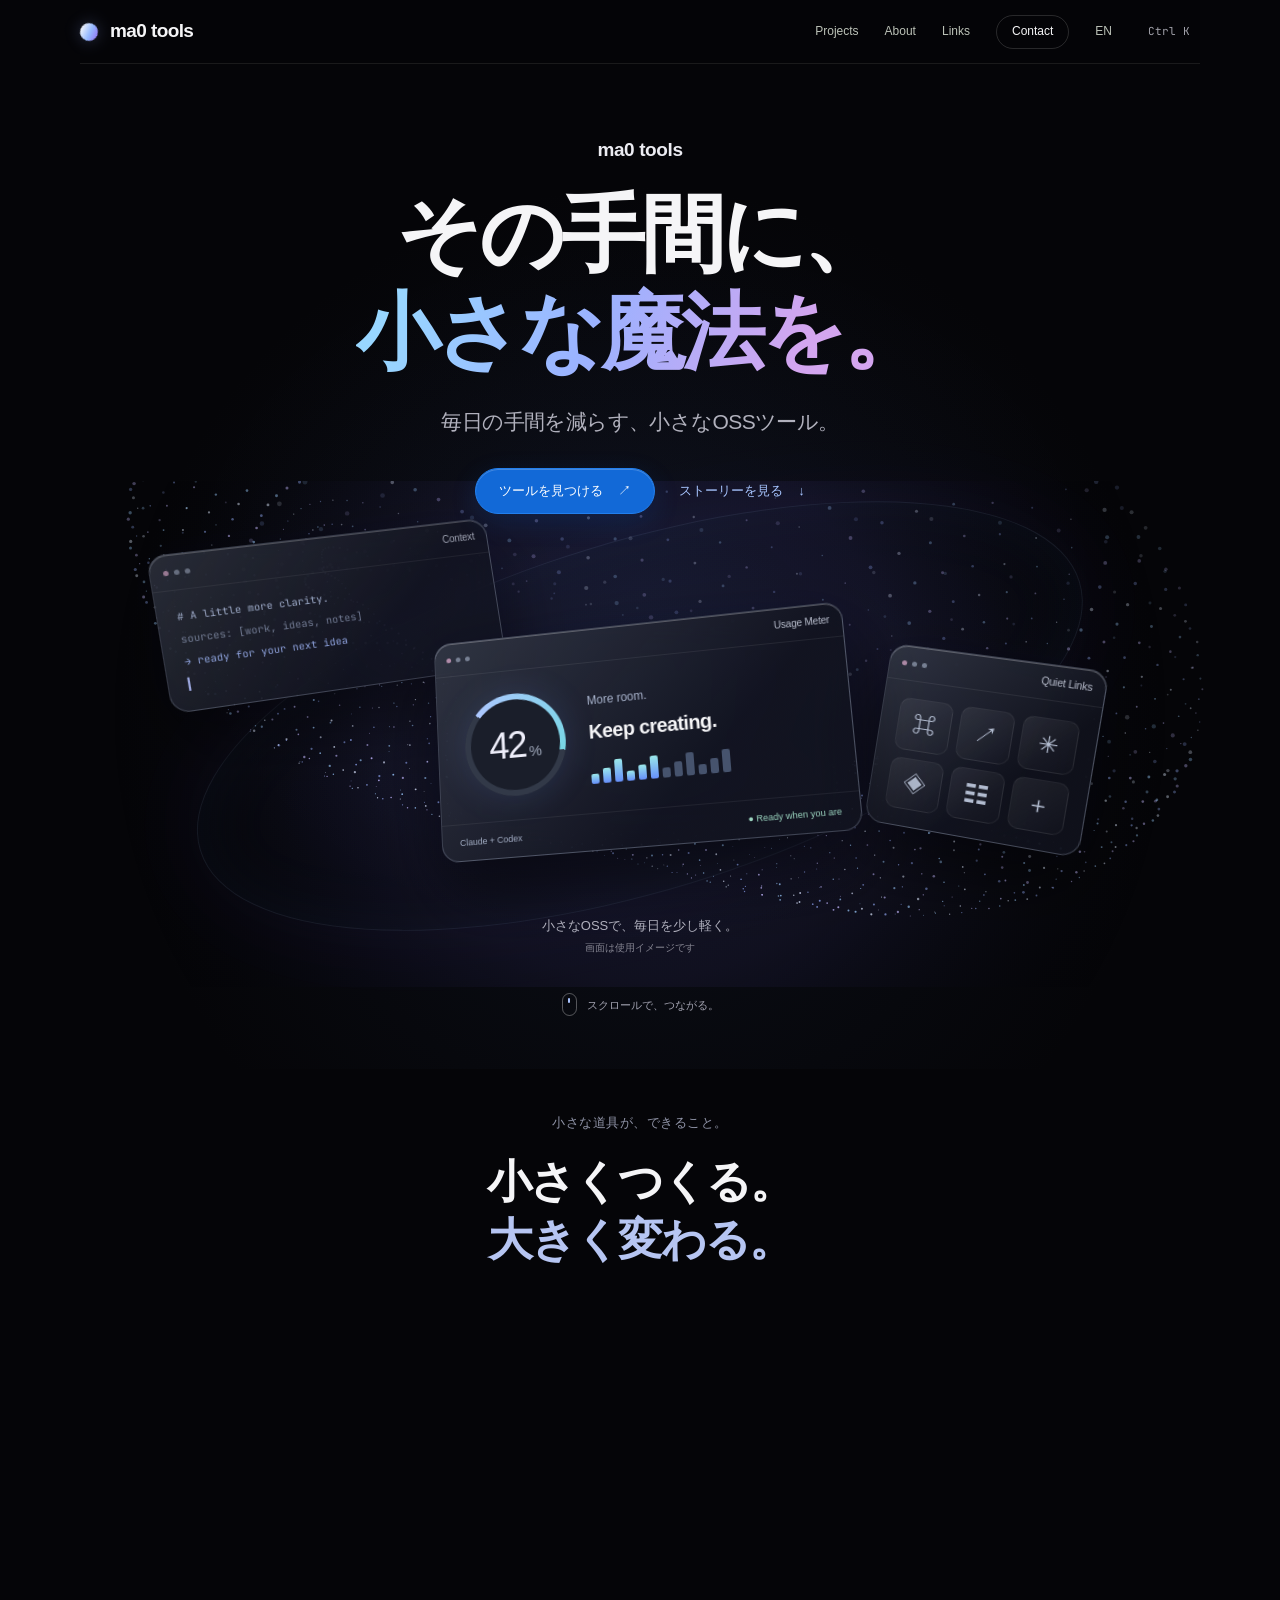
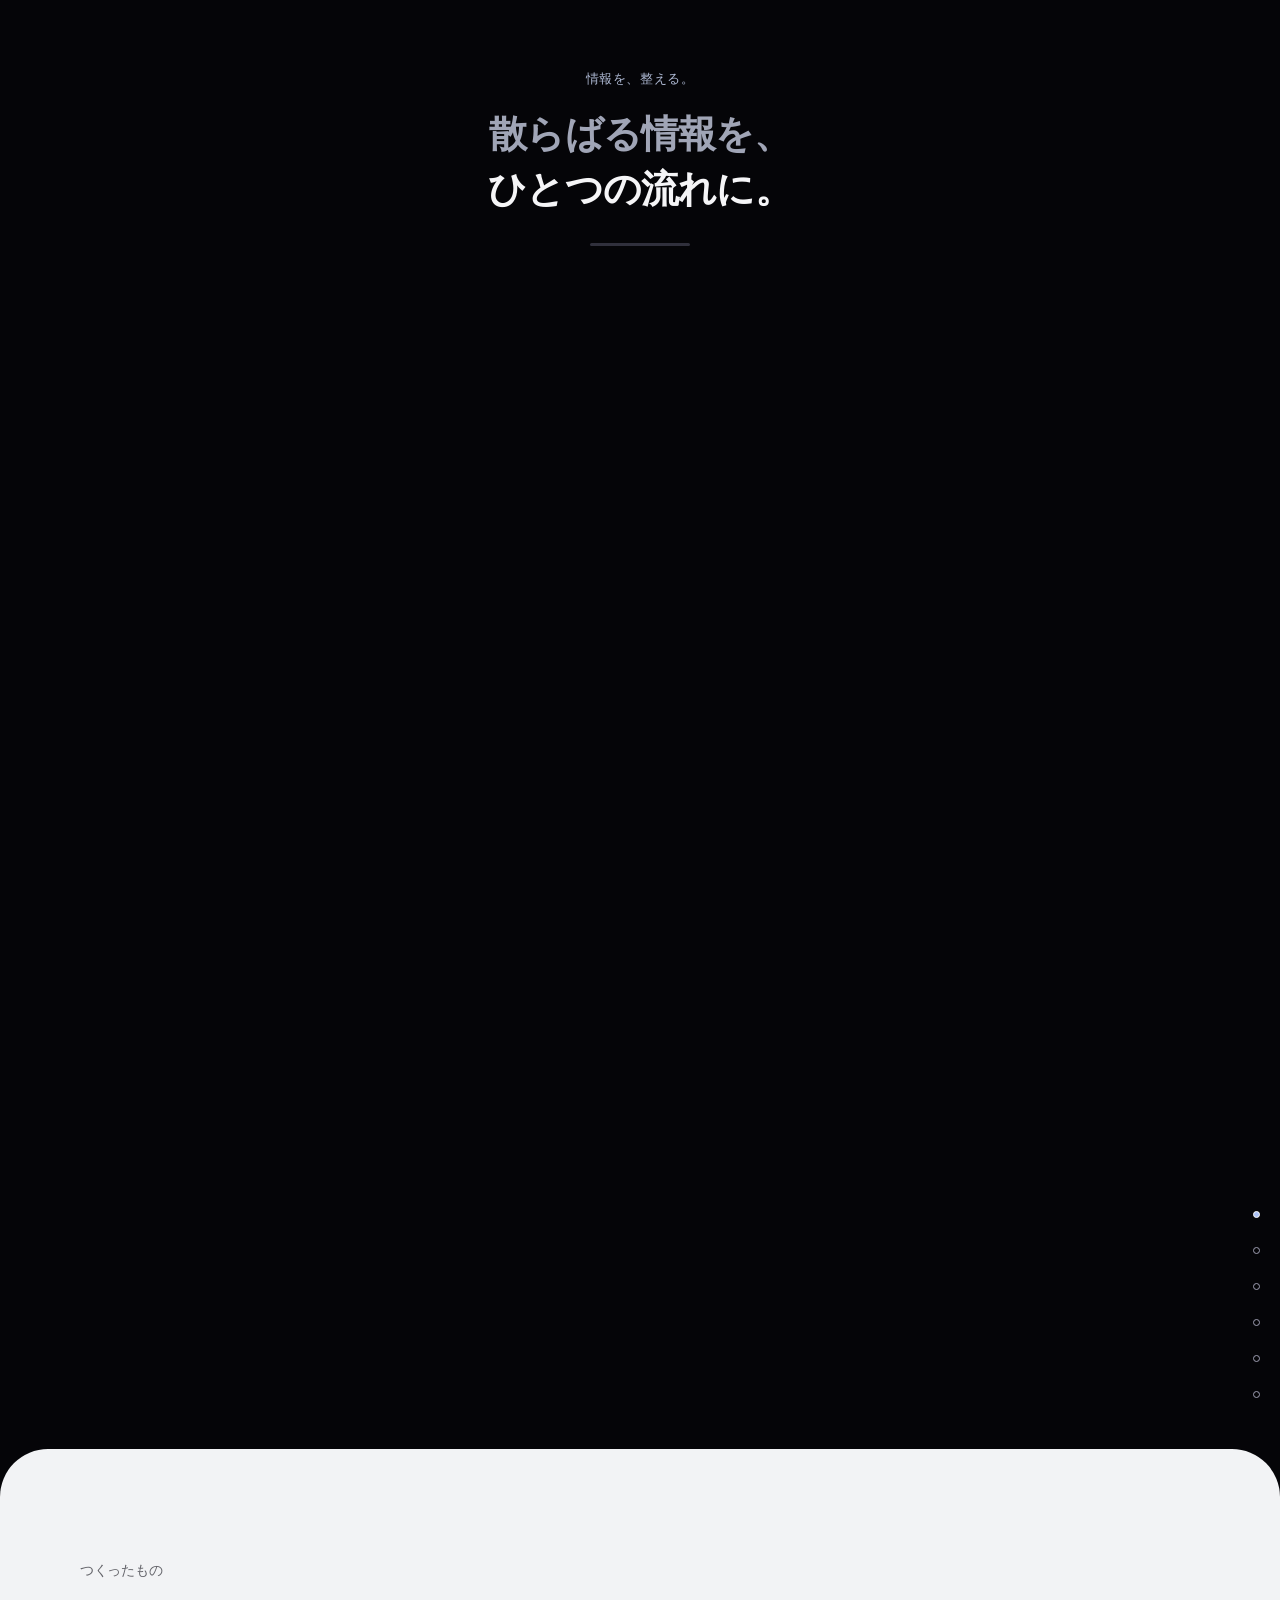
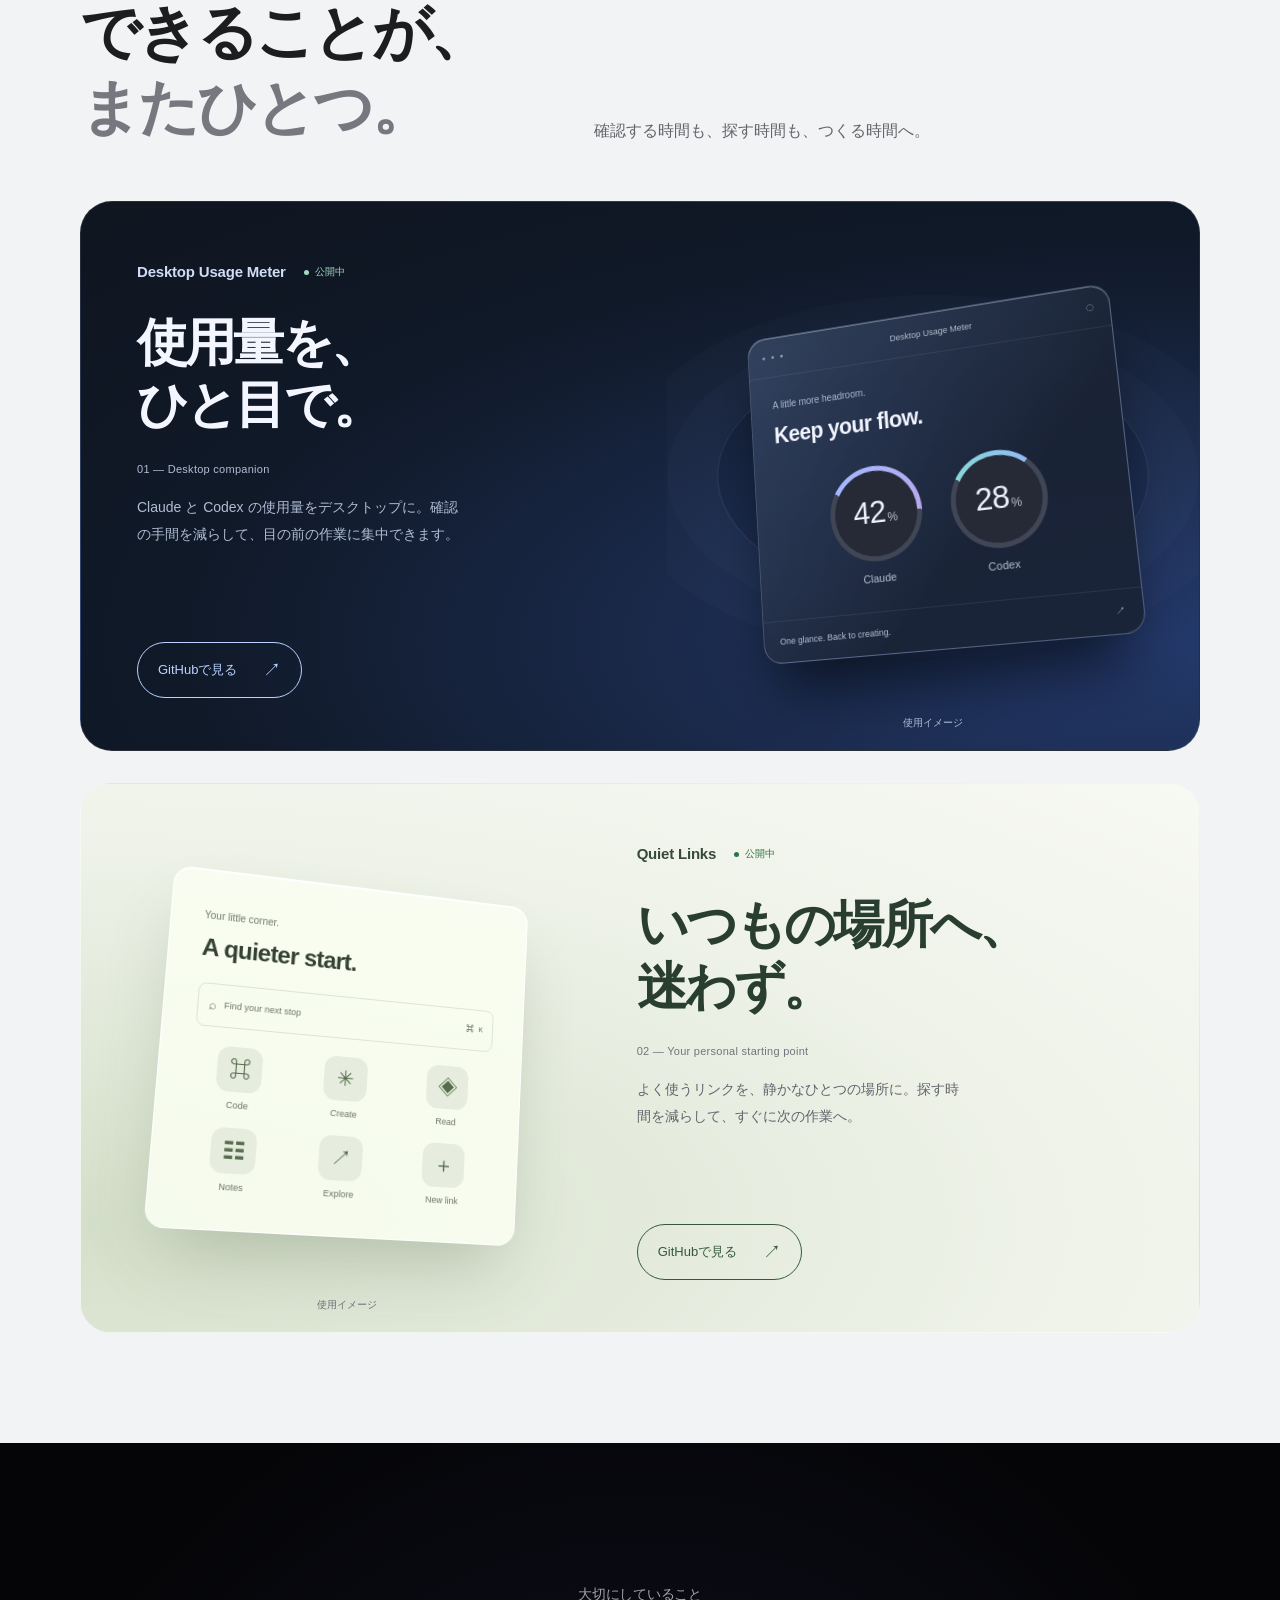
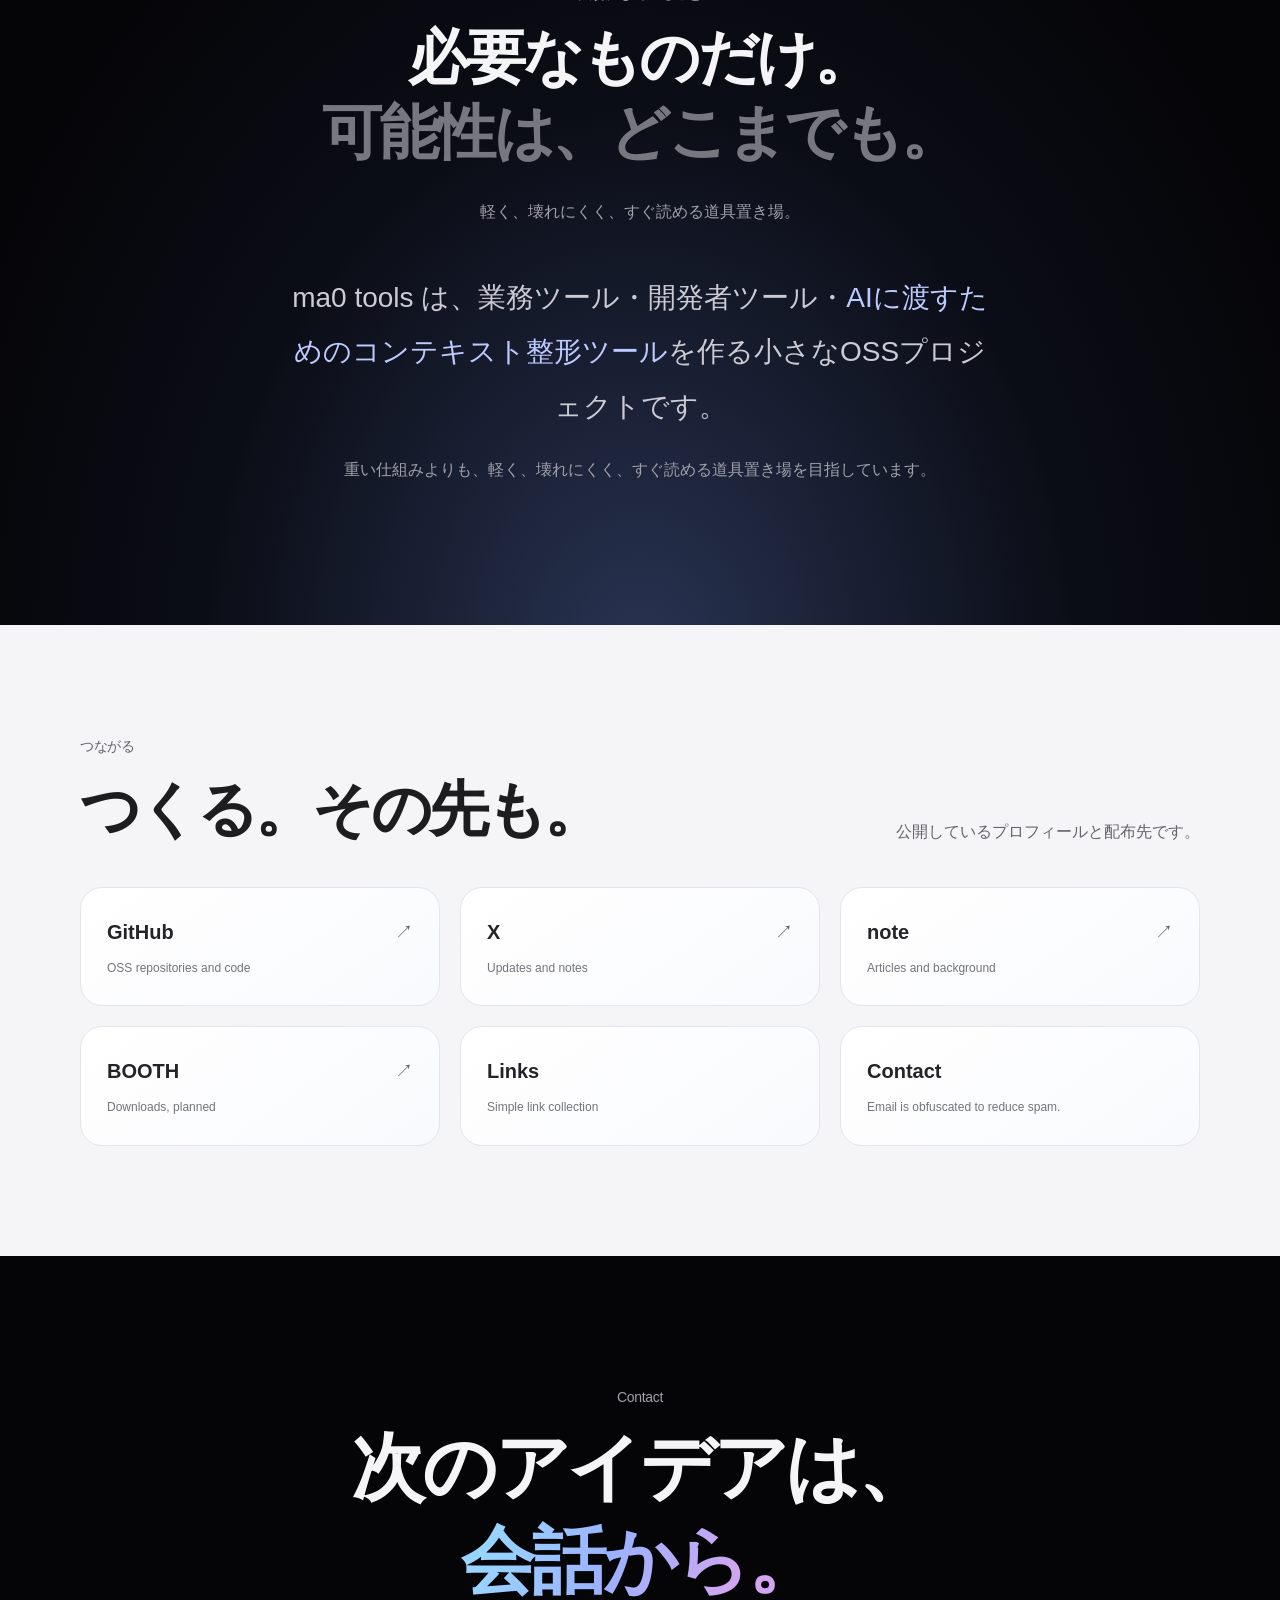
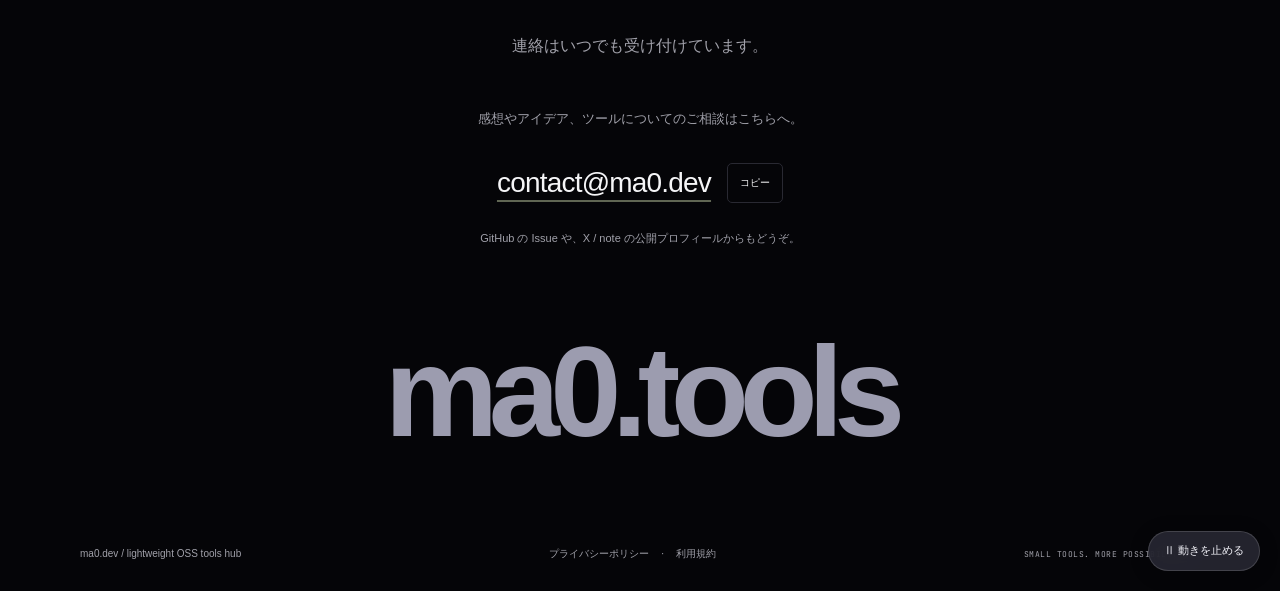
<file: index.html>
<!DOCTYPE html>
<html lang="ja">
<head>
  <meta charset="utf-8">
  <meta name="viewport" content="width=device-width, initial-scale=1">
  <meta name="color-scheme" content="dark">
  <meta name="theme-color" content="#050508">
  <title>ma0 tools | Small OSS tools for work automation</title>
  <meta name="description" content="ma0 toolsは、業務自動化とAI-ready contextのための小さなOSS・開発者向けツールを作る個人開発プロジェクトです。">
  <link rel="canonical" href="https://ma0.dev/">
  <link rel="alternate" hreflang="ja" href="https://ma0.dev/">
  <link rel="alternate" hreflang="en" href="https://ma0.dev/en/">
  <link rel="alternate" hreflang="x-default" href="https://ma0.dev/">
  <meta property="og:type" content="website">
  <meta property="og:site_name" content="ma0 tools">
  <meta property="og:title" content="ma0 tools | Small OSS tools for work automation">
  <meta property="og:description" content="ma0 toolsは、業務自動化とAI-ready contextのための小さなOSS・開発者向けツールを作る個人開発プロジェクトです。">
  <meta property="og:url" content="https://ma0.dev/">
  <meta property="og:image" content="https://ma0.dev/assets/ma0-tools-hero.webp">
  <meta property="og:locale" content="ja_JP">
  <meta name="twitter:card" content="summary_large_image">
  <link rel="icon" href="/favicon.svg" type="image/svg+xml">
  <link rel="preconnect" href="https://fonts.googleapis.com">
  <link rel="preconnect" href="https://fonts.gstatic.com" crossorigin>
  <link href="https://fonts.googleapis.com/css2?family=Instrument+Sans:ital,wght@0,400..700;1,400..700&amp;family=JetBrains+Mono:wght@400;600;700&amp;display=swap" rel="stylesheet">
  <link rel="stylesheet" href="/style.css">
  <link rel="stylesheet" href="/cinematic.css">
  <script type="speculationrules">
    {"prefetch":[{"source":"list","urls":["/","/links/","/en/","/en/links/"],"eagerness":"moderate"}]}
  </script>
</head>
<body class="cinematic-page">
  <a class="skip-link" href="#top">本文へスキップ</a>

  <nav class="chapter-rail" aria-label="章インデックス">
    <ol class="rail-list">
      <li class="rail-item">
        <a class="rail-tick" href="#top" data-rail-no="00">
          <span class="rail-num" aria-hidden="true">00</span>
          <span class="rail-name">Cover</span>
        </a>
      </li>
      <li class="rail-item">
        <a class="rail-tick" href="#chapter-origin" data-rail-no="01">
          <span class="rail-num" aria-hidden="true">01</span>
          <span class="rail-name">Origin</span>
        </a>
      </li>
      <li class="rail-item">
        <a class="rail-tick" href="#projects" data-rail-no="02">
          <span class="rail-num" aria-hidden="true">02</span>
          <span class="rail-name">Works</span>
        </a>
      </li>
      <li class="rail-item">
        <a class="rail-tick" href="#about" data-rail-no="03">
          <span class="rail-num" aria-hidden="true">03</span>
          <span class="rail-name">Ground</span>
        </a>
      </li>
      <li class="rail-item">
        <a class="rail-tick" href="#links" data-rail-no="04">
          <span class="rail-num" aria-hidden="true">04</span>
          <span class="rail-name">Channels</span>
        </a>
      </li>
      <li class="rail-item">
        <a class="rail-tick" href="#contact" data-rail-no="05">
          <span class="rail-num" aria-hidden="true">05</span>
          <span class="rail-name">Signal</span>
        </a>
      </li>
    </ol>
  </nav>

  <div class="page">
    <header class="site-header">
      <a class="site-logo" href="/">
        <span class="logo-dot" aria-hidden="true"></span>
        ma0 tools
      </a>
      <nav aria-label="主要ナビゲーション">
        <ul class="nav-list">
          <li><a href="#projects">Projects</a></li>
          <li><a href="#about">About</a></li>
          <li><a href="#links">Links</a></li>
          <li><a class="nav-cta" href="#contact">Contact</a></li>
          <li><a href="/en/">EN</a></li>
        </ul>
      </nav>
    </header>

    <main id="top">
      <section id="cover" class="hero chapter" data-chapter data-chapter-no="00" data-chapter-name="Cover">
        <div class="hero-content">
          <p class="eyebrow">ma0 tools</p>
          <h1>その手間に、<br><span>小さな魔法を。</span></h1>
          <p class="hero-copy">毎日の手間を減らす、小さなOSSツール。</p>
          <div class="hero-actions" role="group" aria-label="主要リンク">
            <a class="button primary-button" href="#projects">ツールを見つける <span aria-hidden="true">↗</span></a>
            <a class="button secondary-button" href="#chapter-origin">ストーリーを見る <span aria-hidden="true">↓</span></a>
          </div>
        </div>
        <div class="hero-visual" role="img" aria-label="小さなツールがつながるビジュアル">
          <div class="orb-fallback" aria-hidden="true"></div>
          <canvas class="hero-particles" aria-hidden="true"></canvas>
          <div class="tool-composition" aria-hidden="true">
            <div class="floating-window context-window"><div class="window-bar"><i></i><i></i><i></i><span>Context</span></div><div class="context-lines"><span># A little more clarity.</span><span class="code-dim">sources: [work, ideas, notes]</span><span class="code-blue">→ ready for your next idea</span><span class="code-cursor">▍</span></div></div>
            <div class="floating-window meter-window"><div class="window-bar"><i></i><i></i><i></i><span>Usage Meter</span></div><div class="meter-body"><div class="meter-orbit"><span>42<small>%</small></span></div><div class="meter-detail"><span>More room.</span><strong>Keep creating.</strong><div class="meter-bars"><i></i><i></i><i></i><i></i><i></i><i></i><i></i><i></i><i></i><i></i><i></i><i></i></div></div></div><div class="window-bottom"><span>Claude + Codex</span><span>● Ready when you are</span></div></div>
            <div class="floating-window links-window"><div class="window-bar"><i></i><i></i><i></i><span>Quiet Links</span></div><div class="mini-apps"><span>⌘</span><span>↗</span><span>✳</span><span>◈</span><span>☷</span><span>＋</span></div></div>
          </div>
          <p class="hero-visual-caption">小さなOSSで、毎日を少し軽く。<span class="preview-note">画面は使用イメージです</span></p>
        </div>
        <div class="hero-bottom"><a href="#chapter-origin"><span class="scroll-mouse" aria-hidden="true"></span>スクロールで、つながる。</a></div>
      </section>
      <section id="chapter-origin" class="chapter chapter--film" data-chapter data-chapter-no="01" data-chapter-name="Origin" aria-label="ma0 tools のストーリー">
        <div class="story-stage">
          <canvas class="story-particles" aria-hidden="true"></canvas>
          <div class="story-heading"><p class="eyebrow">小さな道具が、できること。</p><h2>小さくつくる。<br><span>大きく変わる。</span></h2></div>
          <ol class="story-scenes">
            <li><span class="story-number">情報を、整える。</span><p>散らばる情報を、<br><strong>ひとつの流れに。</strong></p></li>
            <li><span class="story-number">手間を、減らす。</span><p>猫の手も借りたい日に、<br><strong>ちょうどいい道具を。</strong></p></li>
            <li><span class="story-number">可能性を、ひらく。</span><p>つくる楽しさを、<br><strong>すべての人に。</strong></p></li>
          </ol>
          <div class="story-progress" aria-hidden="true"><span></span></div>
        </div>
      </section>

      <section id="projects" class="section chapter chapter--wide" data-chapter data-chapter-no="02" data-chapter-name="Works">
        <div class="chapter-grid">
          <div class="chapter-meta">
            <span class="chapter-index">つくったもの</span>
            <span class="chapter-stamp">2 open-source tools</span>
          </div>
          <div class="chapter-lead">
            <h2>できることが、<br><span>またひとつ。</span></h2>
            <p class="chapter-standfirst">確認する時間も、探す時間も、つくる時間へ。</p>
          </div>
          <div class="chapter-body">
            <div class="card-grid">
              <article class="card project-card project-card--meter">
                <figure class="project-image product-demo product-demo--meter" role="img" aria-label="使用量をひと目で確認するメーターの使用イメージ">
                  <div class="demo-window" aria-hidden="true"><div class="demo-toolbar"><span class="demo-dots">● ● ●</span><span>Desktop Usage Meter</span><span>◌</span></div><div class="demo-greeting">A little more headroom.<strong>Keep your flow.</strong></div><div class="demo-meters"><div><div class="demo-ring demo-ring--claude"><span>42<small>%</small></span></div><span>Claude</span></div><div><div class="demo-ring demo-ring--codex"><span>28<small>%</small></span></div><span>Codex</span></div></div><div class="demo-bottom"><span>One glance. Back to creating.</span><span>↗</span></div></div>
                  <figcaption>使用イメージ</figcaption>
                </figure>
                <div class="card-top">
                  <h3>Desktop Usage Meter</h3>
                  <span class="status">公開中</span>
                </div>
                <p class="product-benefit">使用量を、<br>ひと目で。</p>
                <p class="project-meta">01 — Desktop companion</p>
                <p>Claude と Codex の使用量をデスクトップに。確認の手間を減らして、目の前の作業に集中できます。</p>
                <p class="project-actions"><a class="project-link" href="https://github.com/ma0dev0/desktop-usage-meter" target="_blank" rel="noopener noreferrer">GitHubで見る<span class="button-arrow" aria-hidden="true">↗</span></a></p>
              </article>
              <article class="card project-card project-card--links">
                <figure class="project-image product-demo product-demo--links" role="img" aria-label="お気に入りのリンクを並べたダッシュボードの使用イメージ">
                  <div class="quiet-preview" aria-hidden="true"><div class="quiet-greeting"><span>Your little corner.</span><strong>A quieter start.</strong></div><div class="quiet-search">⌕ <span>Find your next stop</span><kbd>⌘ K</kbd></div><div class="quiet-tiles"><span><i>⌘</i>Code</span><span><i>✳</i>Create</span><span><i>◈</i>Read</span><span><i>☷</i>Notes</span><span><i>↗</i>Explore</span><span><i>＋</i>New link</span></div></div>
                  <figcaption>使用イメージ</figcaption>
                </figure>
                <div class="card-top">
                  <h3>Quiet Links</h3>
                  <span class="status">公開中</span>
                </div>
                <p class="product-benefit">いつもの場所へ、<br>迷わず。</p>
                <p class="project-meta">02 — Your personal starting point</p>
                <p>よく使うリンクを、静かなひとつの場所に。探す時間を減らして、すぐに次の作業へ。</p>
                <p class="project-actions"><a class="project-link" href="https://github.com/ma0dev0/quiet-links" target="_blank" rel="noopener noreferrer">GitHubで見る<span class="button-arrow" aria-hidden="true">↗</span></a></p>
              </article>
            </div>
          </div>
        </div>
      </section>

      <section id="about" class="section chapter" data-chapter data-chapter-no="03" data-chapter-name="Ground">
        <div class="chapter-grid">
          <div class="chapter-meta">
            <span class="chapter-index">大切にしていること</span>
            <span class="chapter-stamp">Principles</span>
          </div>
          <div class="chapter-lead">
            <h2>必要なものだけ。<br><span>可能性は、どこまでも。</span></h2>
            <p class="chapter-standfirst">軽く、壊れにくく、すぐ読める道具置き場。</p>
          </div>
          <div class="chapter-body">
            <p class="about-lead">ma0 tools は、業務ツール・開発者ツール・<span class="highlight">AIに渡すためのコンテキスト整形ツール</span>を作る小さなOSSプロジェクトです。</p>
            <p class="about-sub">重い仕組みよりも、軽く、壊れにくく、すぐ読める道具置き場を目指しています。</p>
          </div>
        </div>
      </section>

      <section id="links" class="section chapter chapter--wide" data-chapter data-chapter-no="04" data-chapter-name="Channels">
        <div class="chapter-grid">
          <div class="chapter-meta">
            <span class="chapter-index">つながる</span>
            <span class="chapter-stamp">6 links</span>
          </div>
          <div class="chapter-lead">
            <h2>つくる。その先も。</h2>
            <p class="chapter-standfirst">公開しているプロフィールと配布先です。</p>
          </div>
          <div class="chapter-body">
            <div class="card-grid links-grid">
              <a class="card link-card" href="https://github.com/ma0dev0" target="_blank" rel="noopener noreferrer">
                <span class="card-label-row"><span class="card-label">GitHub</span><span class="button-arrow" aria-hidden="true">↗</span></span>
                <span class="card-text">OSS repositories and code</span>
              </a>
              <a class="card link-card" href="https://x.com/ma0dev" target="_blank" rel="noopener noreferrer">
                <span class="card-label-row"><span class="card-label">X</span><span class="button-arrow" aria-hidden="true">↗</span></span>
                <span class="card-text">Updates and notes</span>
              </a>
              <a class="card link-card" href="https://note.com/ma0dev" target="_blank" rel="noopener noreferrer">
                <span class="card-label-row"><span class="card-label">note</span><span class="button-arrow" aria-hidden="true">↗</span></span>
                <span class="card-text">Articles and background</span>
              </a>
              <a class="card link-card" href="https://ma0dev.booth.pm/" target="_blank" rel="noopener noreferrer">
                <span class="card-label-row"><span class="card-label">BOOTH</span><span class="button-arrow" aria-hidden="true">↗</span></span>
                <span class="card-text">Downloads, planned</span>
              </a>
              <a class="card link-card" href="/links/">
                <span class="card-label-row"><span class="card-label">Links</span></span>
                <span class="card-text">Simple link collection</span>
              </a>
              <a class="card link-card" href="#contact">
                <span class="card-label-row"><span class="card-label">Contact</span></span>
                <span class="card-text">Email is obfuscated to reduce spam.</span>
              </a>
            </div>
          </div>
        </div>
      </section>

      <section id="contact" class="section chapter" data-chapter data-chapter-no="05" data-chapter-name="Signal">
        <div class="chapter-grid">
          <div class="chapter-meta">
            <span class="chapter-index">Contact</span>
            <span class="chapter-stamp">Open</span>
          </div>
          <div class="chapter-lead">
            <h2>次のアイデアは、<br><span>会話から。</span></h2>
            <p class="chapter-standfirst">連絡はいつでも受け付けています。</p>
          </div>
          <div class="chapter-body">
            <div class="card contact-card">
              <p>感想やアイデア、ツールについてのご相談はこちらへ。</p>
              <p class="contact-address" data-user="contact" data-domain="ma0.dev">contact [at] ma0.dev</p>
              <p class="contact-note">GitHub の Issue や、X / note の公開プロフィールからもどうぞ。</p>
            </div>
          </div>
        </div>
        <p class="contact-signature" aria-hidden="true">ma0.tools</p>
      </section>
    </main>

    <footer class="site-footer">
      <p>ma0.dev / lightweight OSS tools hub</p>
      <p class="footer-links">
        <a href="/dopasta-tiktok-mcp/privacy/">プライバシーポリシー</a>
        <span aria-hidden="true">·</span>
        <a href="/dopasta-tiktok-mcp/terms/">利用規約</a>
      </p>
      <p class="footer-tag">SMALL TOOLS. MORE POSSIBILITIES.</p>
    </footer>
  </div>
  <script type="module" src="/main.js"></script>
</body>
</html>
</file>
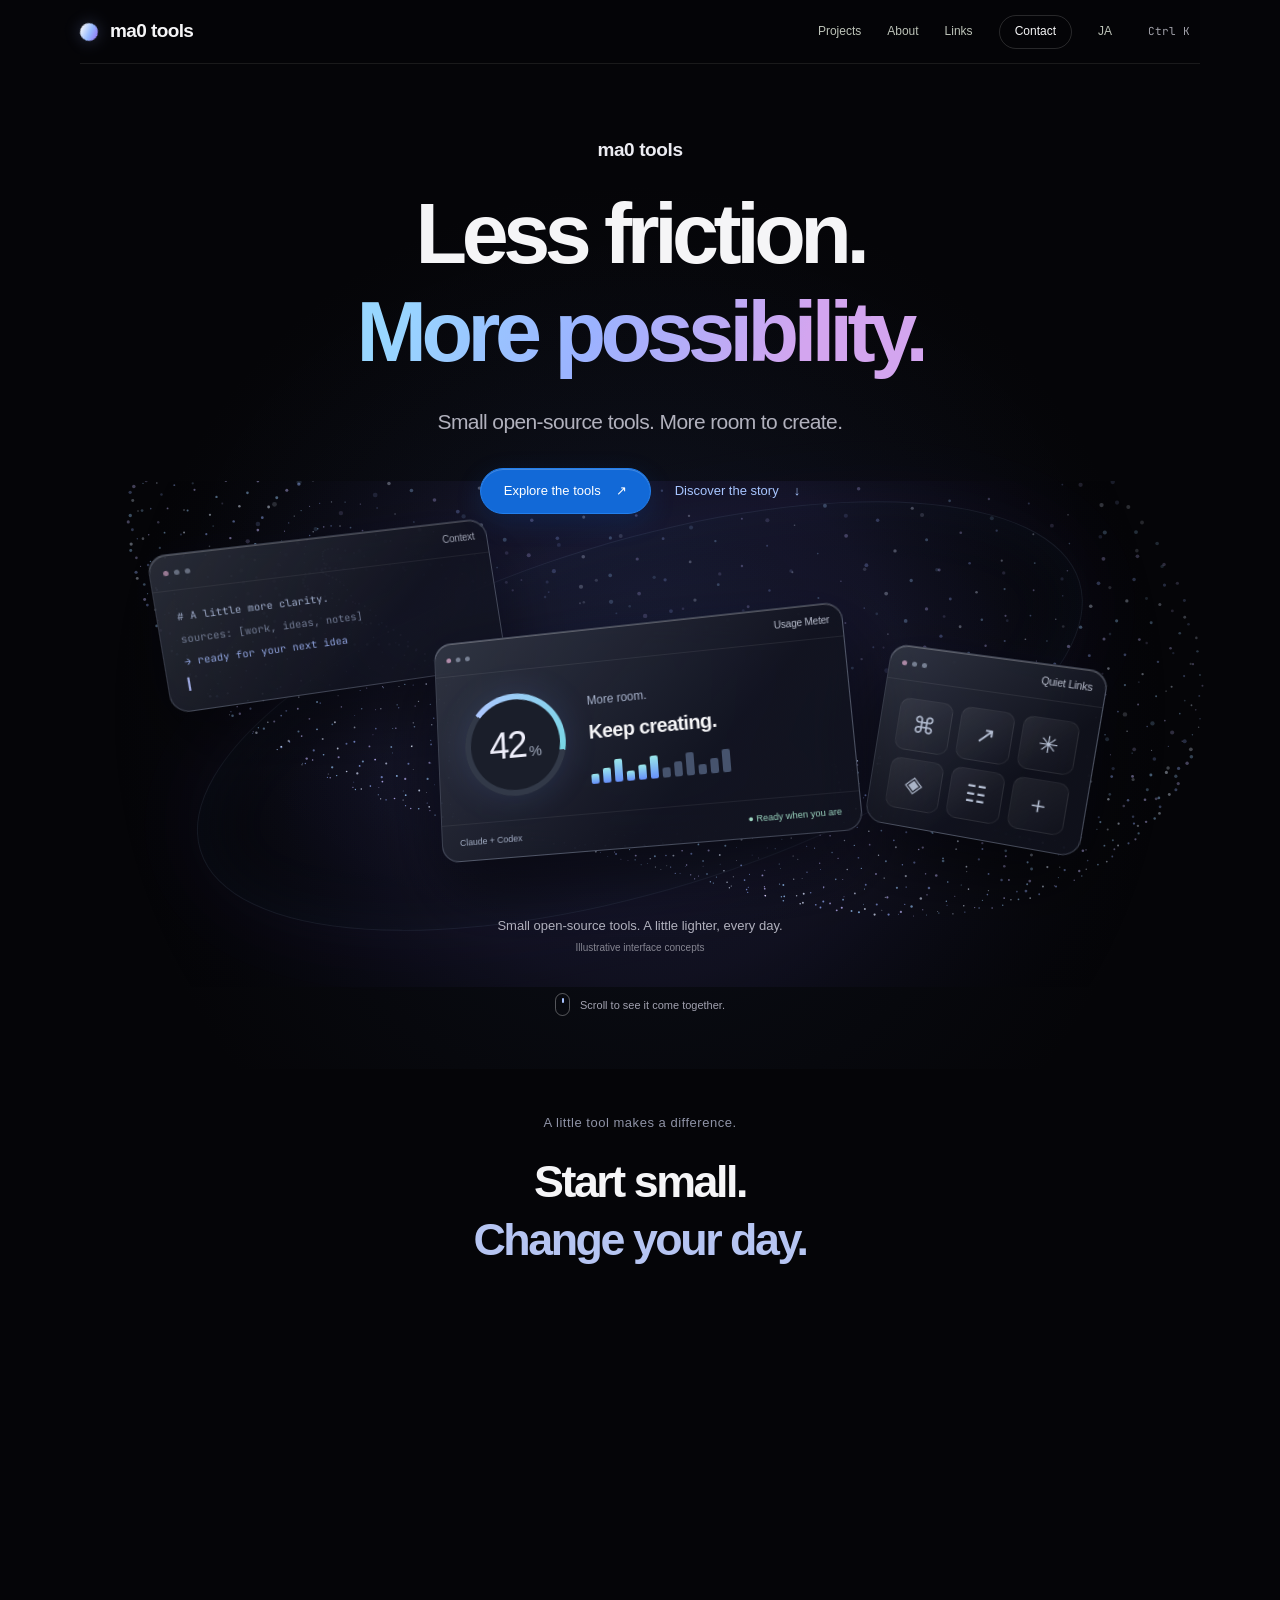
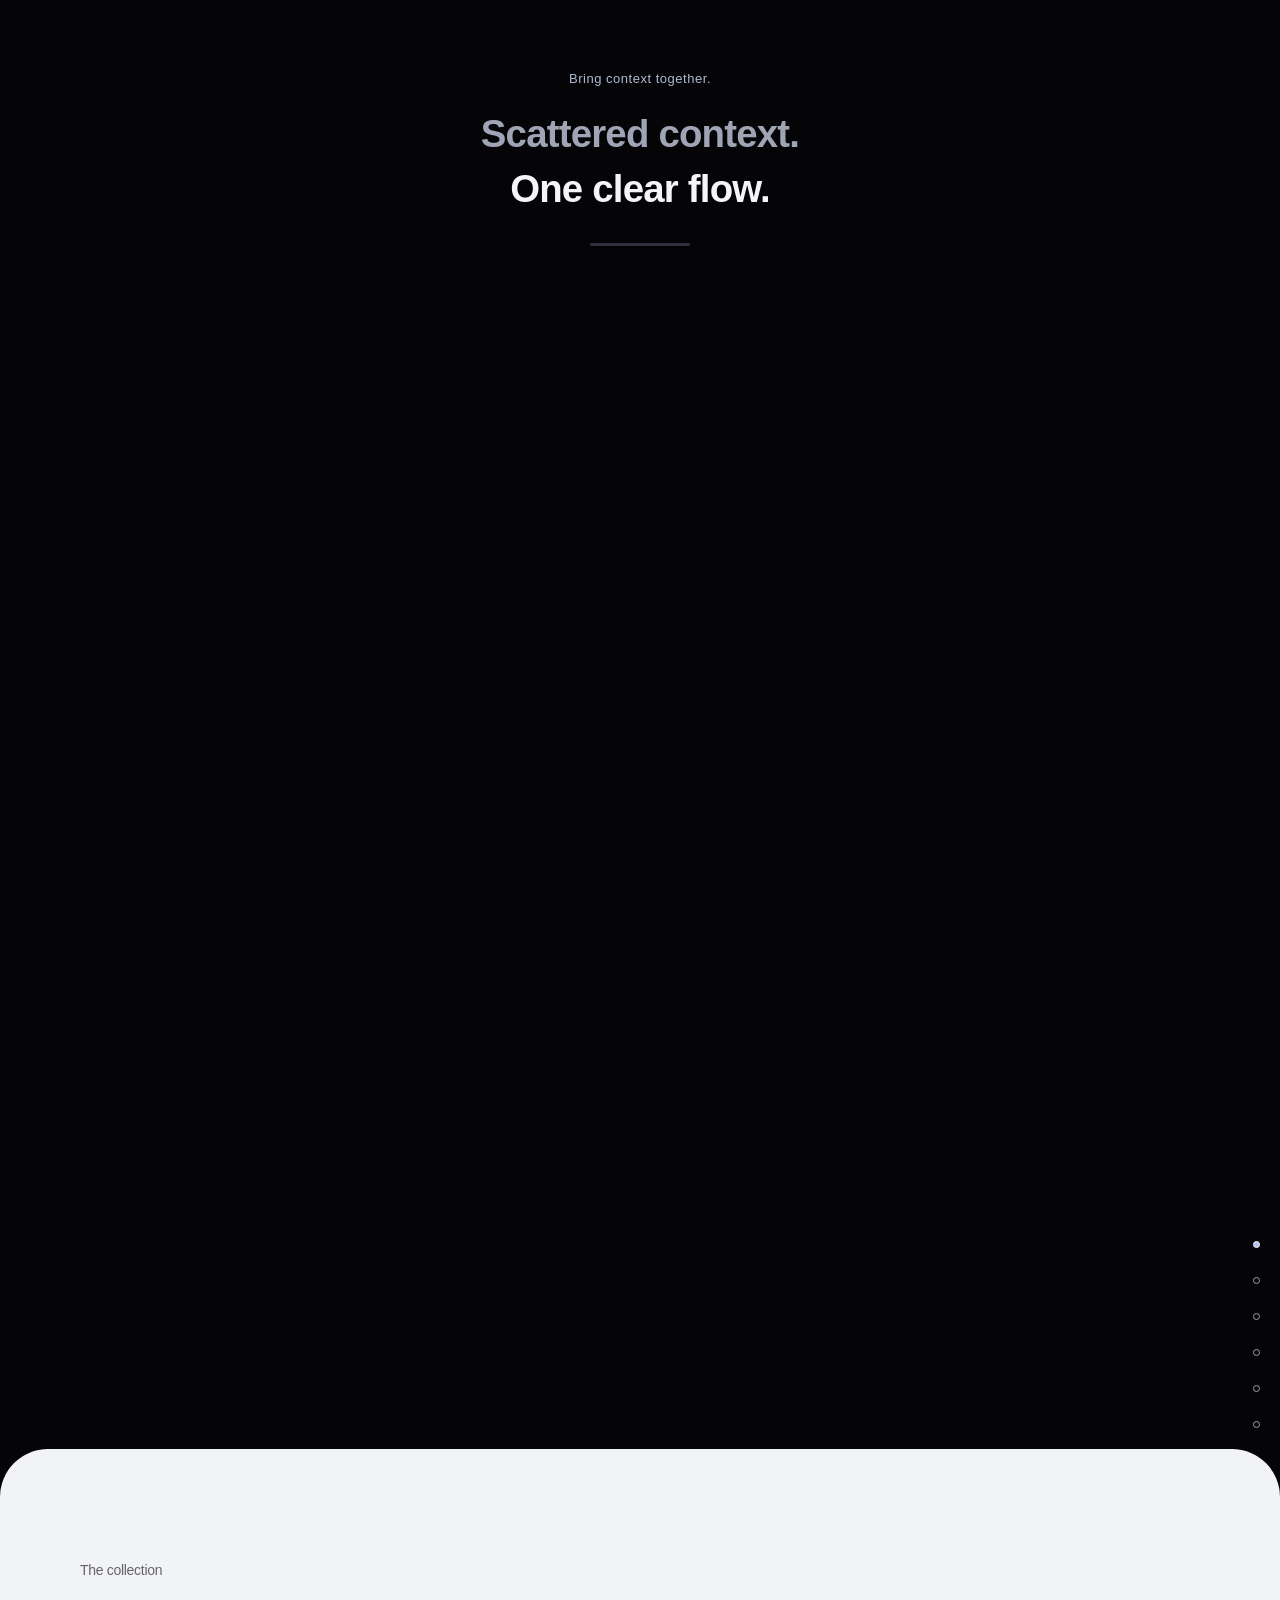
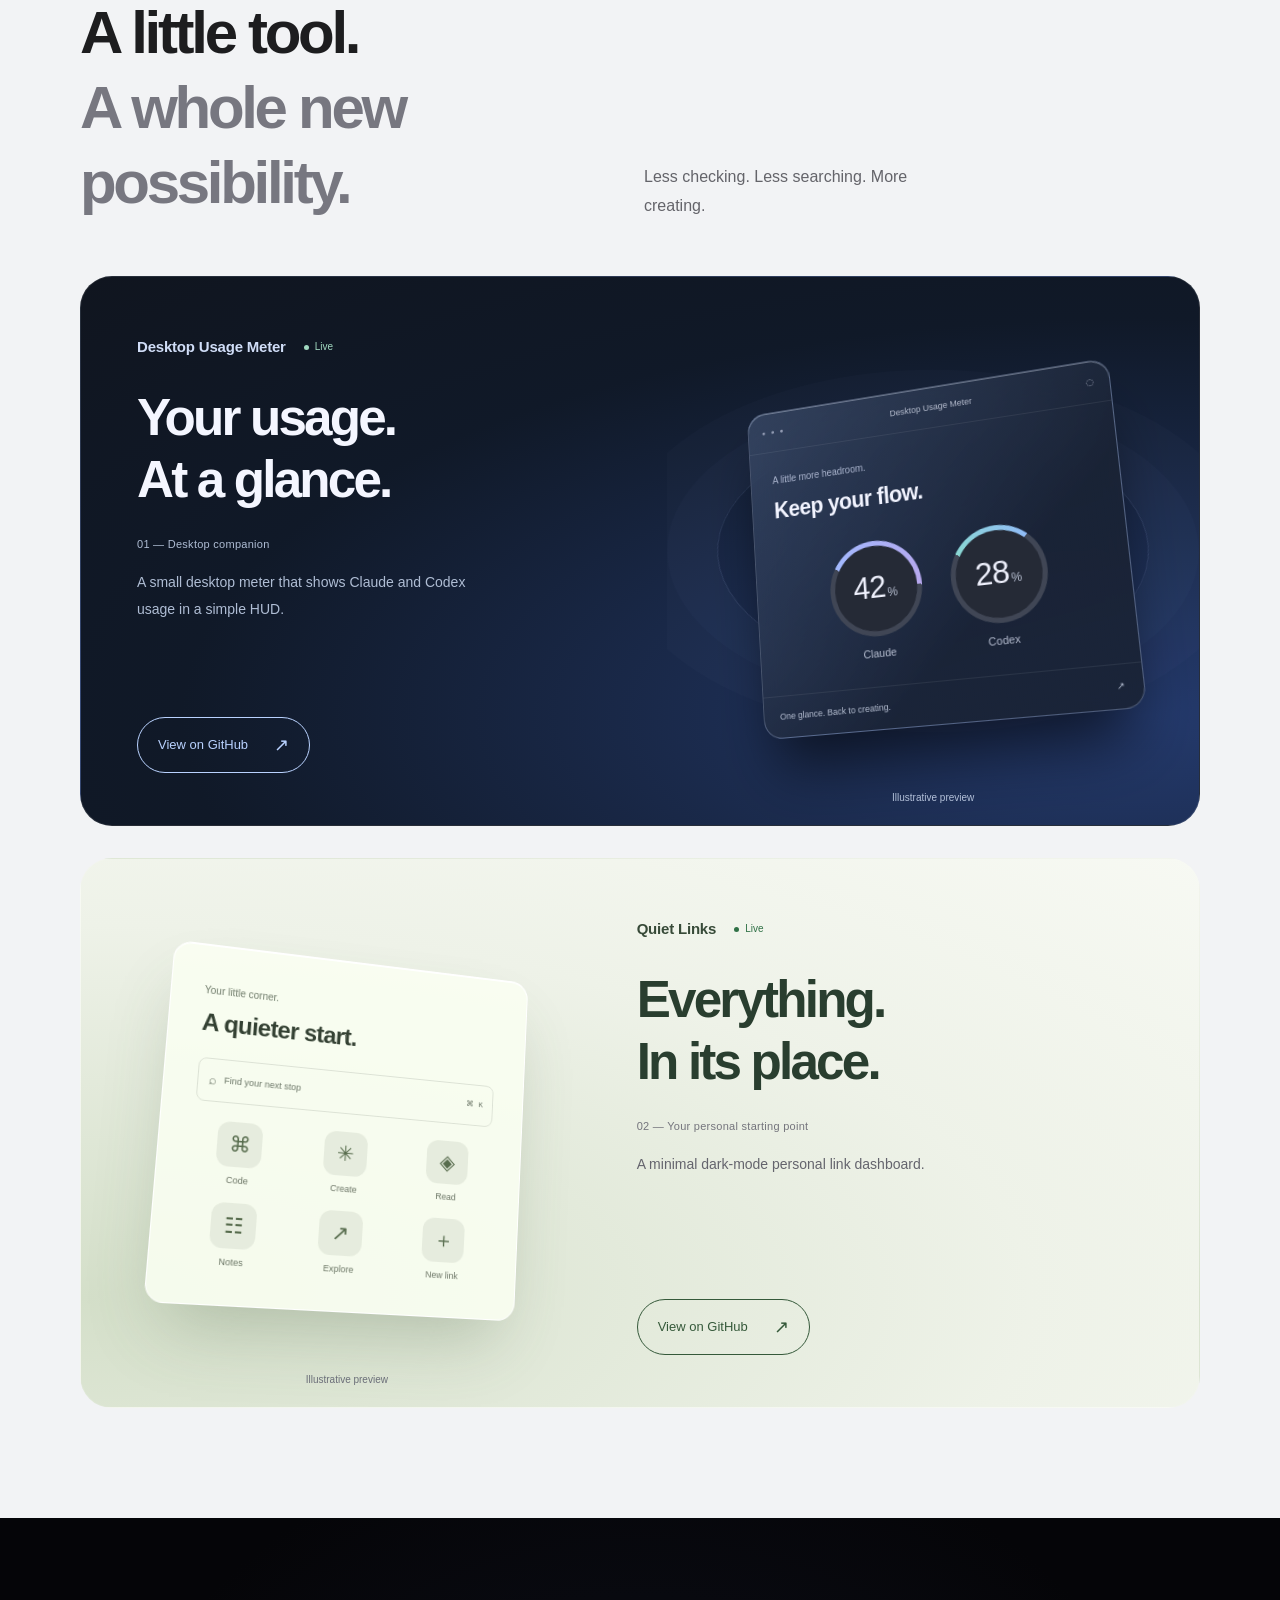
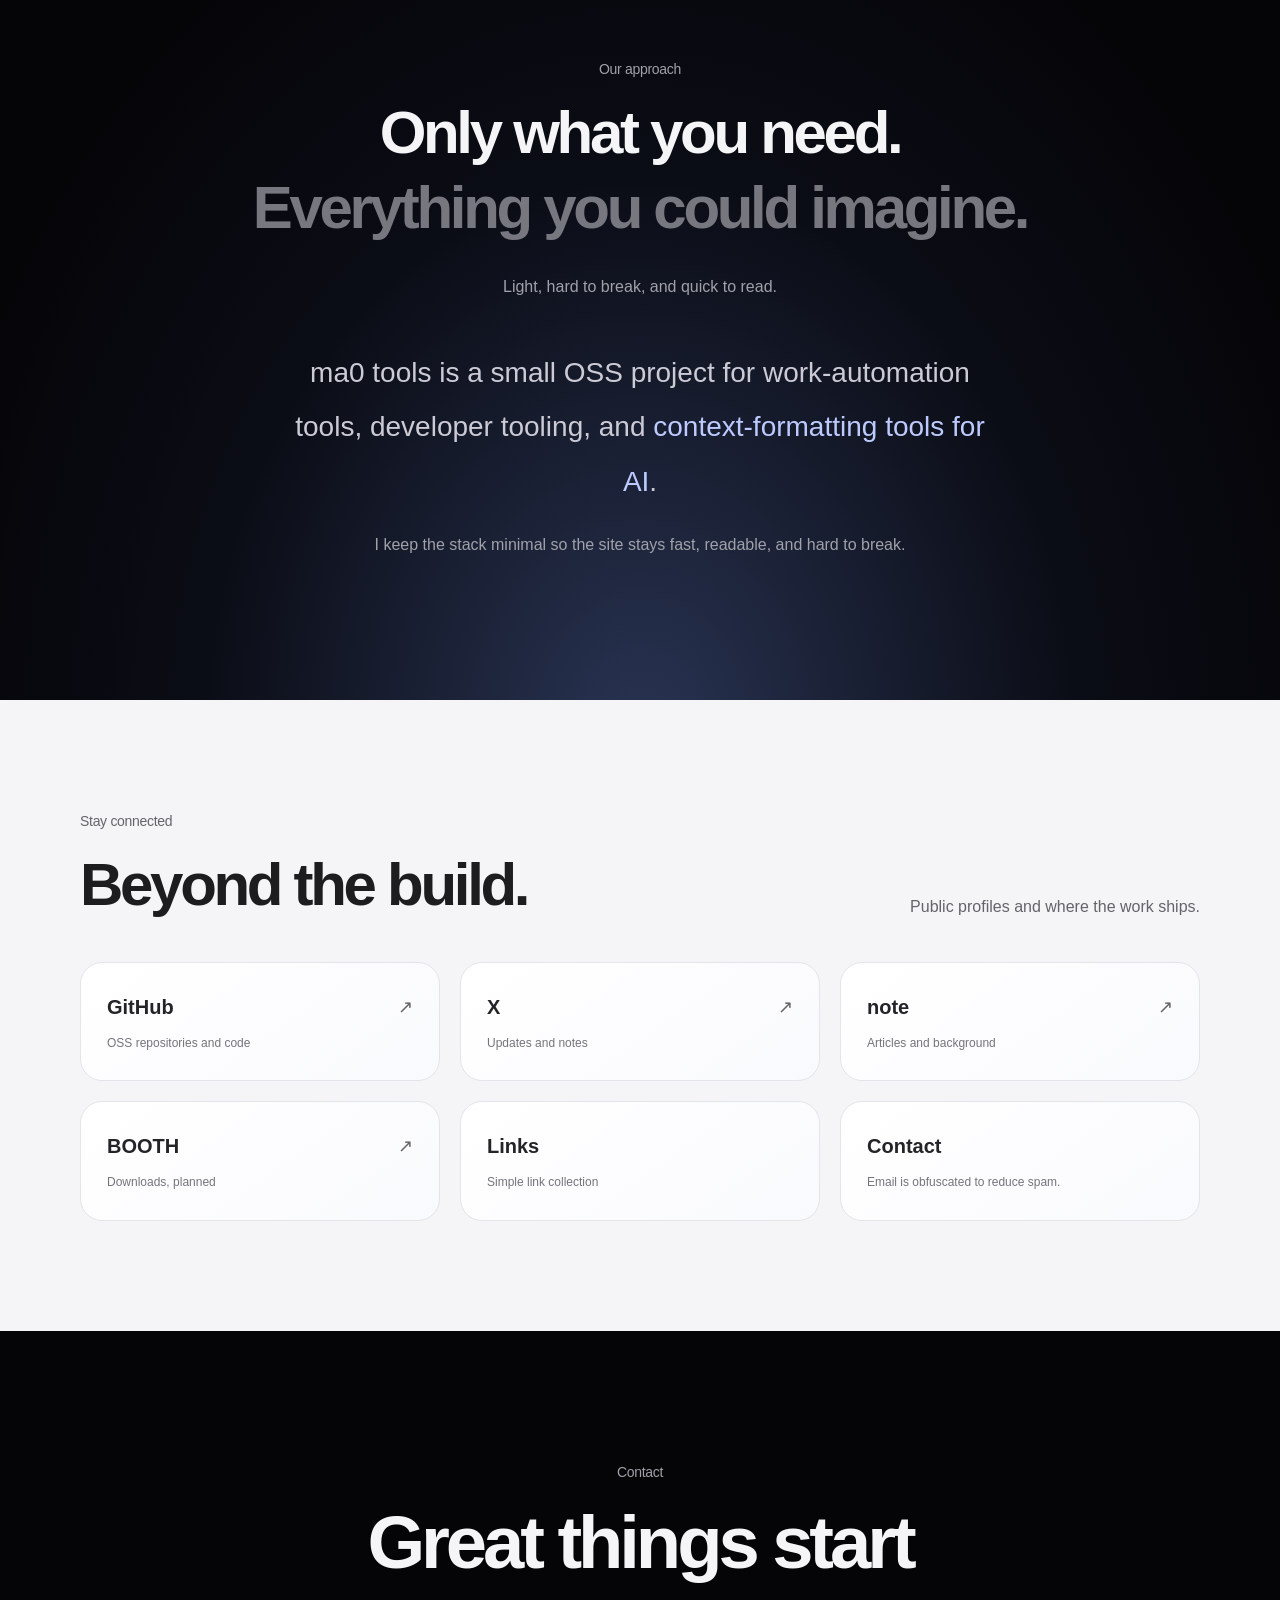
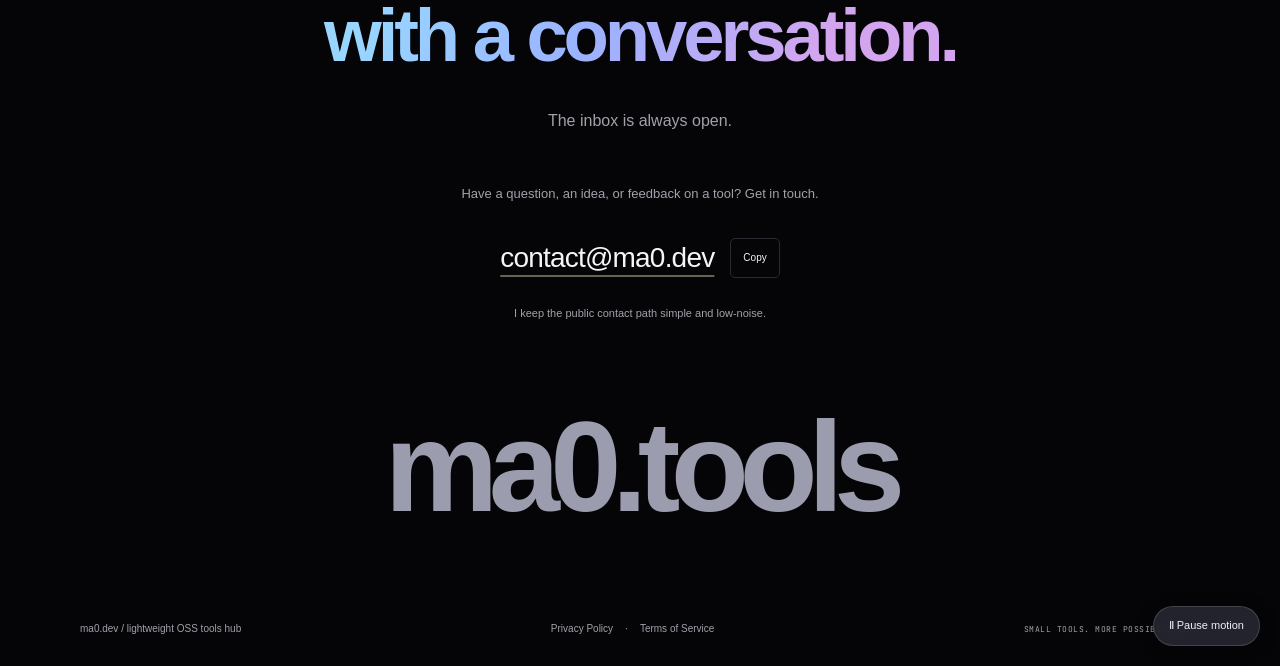
<file: en/index.html>
<!DOCTYPE html>
<html lang="en">
<head>
  <meta charset="utf-8">
  <meta name="viewport" content="width=device-width, initial-scale=1">
  <meta name="color-scheme" content="dark">
  <meta name="theme-color" content="#050508">
  <title>ma0 tools | Small OSS tools for work automation</title>
  <meta name="description" content="ma0 tools is a small OSS project building lightweight tools for work automation and AI-ready context.">
  <link rel="canonical" href="https://ma0.dev/en/">
  <link rel="alternate" hreflang="ja" href="https://ma0.dev/">
  <link rel="alternate" hreflang="en" href="https://ma0.dev/en/">
  <link rel="alternate" hreflang="x-default" href="https://ma0.dev/">
  <meta property="og:type" content="website">
  <meta property="og:site_name" content="ma0 tools">
  <meta property="og:title" content="ma0 tools | Small OSS tools for work automation">
  <meta property="og:description" content="ma0 tools is a small OSS project building lightweight tools for work automation and AI-ready context.">
  <meta property="og:url" content="https://ma0.dev/en/">
  <meta property="og:image" content="https://ma0.dev/assets/ma0-tools-hero.webp">
  <meta property="og:locale" content="en_US">
  <meta name="twitter:card" content="summary_large_image">
  <link rel="icon" href="/favicon.svg" type="image/svg+xml">
  <link rel="preconnect" href="https://fonts.googleapis.com">
  <link rel="preconnect" href="https://fonts.gstatic.com" crossorigin>
  <link href="https://fonts.googleapis.com/css2?family=Instrument+Sans:ital,wght@0,400..700;1,400..700&amp;family=JetBrains+Mono:wght@400;600;700&amp;display=swap" rel="stylesheet">
  <link rel="stylesheet" href="/style.css">
  <link rel="stylesheet" href="/cinematic.css">
  <script type="speculationrules">
    {"prefetch":[{"source":"list","urls":["/","/links/","/en/","/en/links/"],"eagerness":"moderate"}]}
  </script>
</head>
<body class="cinematic-page">
  <a class="skip-link" href="#top">Skip to content</a>

  <nav class="chapter-rail" aria-label="Chapter index">
    <ol class="rail-list">
      <li class="rail-item">
        <a class="rail-tick" href="#top" data-rail-no="00">
          <span class="rail-num" aria-hidden="true">00</span>
          <span class="rail-name">Cover</span>
        </a>
      </li>
      <li class="rail-item">
        <a class="rail-tick" href="#chapter-origin" data-rail-no="01">
          <span class="rail-num" aria-hidden="true">01</span>
          <span class="rail-name">Origin</span>
        </a>
      </li>
      <li class="rail-item">
        <a class="rail-tick" href="#projects" data-rail-no="02">
          <span class="rail-num" aria-hidden="true">02</span>
          <span class="rail-name">Works</span>
        </a>
      </li>
      <li class="rail-item">
        <a class="rail-tick" href="#about" data-rail-no="03">
          <span class="rail-num" aria-hidden="true">03</span>
          <span class="rail-name">Ground</span>
        </a>
      </li>
      <li class="rail-item">
        <a class="rail-tick" href="#links" data-rail-no="04">
          <span class="rail-num" aria-hidden="true">04</span>
          <span class="rail-name">Channels</span>
        </a>
      </li>
      <li class="rail-item">
        <a class="rail-tick" href="#contact" data-rail-no="05">
          <span class="rail-num" aria-hidden="true">05</span>
          <span class="rail-name">Signal</span>
        </a>
      </li>
    </ol>
  </nav>

  <div class="page">
    <header class="site-header">
      <a class="site-logo" href="/en/">
        <span class="logo-dot" aria-hidden="true"></span>
        ma0 tools
      </a>
      <nav aria-label="Main navigation">
        <ul class="nav-list">
          <li><a href="#projects">Projects</a></li>
          <li><a href="#about">About</a></li>
          <li><a href="#links">Links</a></li>
          <li><a class="nav-cta" href="#contact">Contact</a></li>
          <li><a href="/">JA</a></li>
        </ul>
      </nav>
    </header>

    <main id="top">
      <section id="cover" class="hero chapter" data-chapter data-chapter-no="00" data-chapter-name="Cover">
        <div class="hero-content">
          <p class="eyebrow">ma0 tools</p>
          <h1>Less friction.<br><span>More possibility.</span></h1>
          <p class="hero-copy">Small open-source tools. More room to create.</p>
          <div class="hero-actions" role="group" aria-label="Primary links">
            <a class="button primary-button" href="#projects">Explore the tools <span aria-hidden="true">↗</span></a>
            <a class="button secondary-button" href="#chapter-origin">Discover the story <span aria-hidden="true">↓</span></a>
          </div>
        </div>
        <div class="hero-visual" role="img" aria-label="Small tools working together">
          <div class="orb-fallback" aria-hidden="true"></div>
          <canvas class="hero-particles" aria-hidden="true"></canvas>
          <div class="tool-composition" aria-hidden="true">
            <div class="floating-window context-window"><div class="window-bar"><i></i><i></i><i></i><span>Context</span></div><div class="context-lines"><span># A little more clarity.</span><span class="code-dim">sources: [work, ideas, notes]</span><span class="code-blue">→ ready for your next idea</span><span class="code-cursor">▍</span></div></div>
            <div class="floating-window meter-window"><div class="window-bar"><i></i><i></i><i></i><span>Usage Meter</span></div><div class="meter-body"><div class="meter-orbit"><span>42<small>%</small></span></div><div class="meter-detail"><span>More room.</span><strong>Keep creating.</strong><div class="meter-bars"><i></i><i></i><i></i><i></i><i></i><i></i><i></i><i></i><i></i><i></i><i></i><i></i></div></div></div><div class="window-bottom"><span>Claude + Codex</span><span>● Ready when you are</span></div></div>
            <div class="floating-window links-window"><div class="window-bar"><i></i><i></i><i></i><span>Quiet Links</span></div><div class="mini-apps"><span>⌘</span><span>↗</span><span>✳</span><span>◈</span><span>☷</span><span>＋</span></div></div>
          </div>
          <p class="hero-visual-caption">Small open-source tools. A little lighter, every day.<span class="preview-note">Illustrative interface concepts</span></p>
        </div>
        <div class="hero-bottom"><a href="#chapter-origin"><span class="scroll-mouse" aria-hidden="true"></span>Scroll to see it come together.</a></div>
      </section>
      <section id="chapter-origin" class="chapter chapter--film" data-chapter data-chapter-no="01" data-chapter-name="Origin" aria-label="The ma0 tools story">
        <div class="story-stage">
          <canvas class="story-particles" aria-hidden="true"></canvas>
          <div class="story-heading"><p class="eyebrow">A little tool makes a difference.</p><h2>Start small.<br><span>Change your day.</span></h2></div>
          <ol class="story-scenes">
            <li><span class="story-number">Bring context together.</span><p>Scattered context.<br><strong>One clear flow.</strong></p></li>
            <li><span class="story-number">Make work lighter.</span><p>When you need a hand,<br><strong>just the right tool.</strong></p></li>
            <li><span class="story-number">Keep possibilities open.</span><p>The joy of making.<br><strong>Open to everyone.</strong></p></li>
          </ol>
          <div class="story-progress" aria-hidden="true"><span></span></div>
        </div>
      </section>

      <section id="projects" class="section chapter chapter--wide" data-chapter data-chapter-no="02" data-chapter-name="Works">
        <div class="chapter-grid">
          <div class="chapter-meta">
            <span class="chapter-index">The collection</span>
            <span class="chapter-stamp">2 open-source tools</span>
          </div>
          <div class="chapter-lead">
            <h2>A little tool.<br><span>A whole new possibility.</span></h2>
            <p class="chapter-standfirst">Less checking. Less searching. More creating.</p>
          </div>
          <div class="chapter-body">
            <div class="card-grid">
              <article class="card project-card project-card--meter">
                <figure class="project-image product-demo product-demo--meter" role="img" aria-label="Illustrative preview of usage meters">
                  <div class="demo-window" aria-hidden="true"><div class="demo-toolbar"><span class="demo-dots">● ● ●</span><span>Desktop Usage Meter</span><span>◌</span></div><div class="demo-greeting">A little more headroom.<strong>Keep your flow.</strong></div><div class="demo-meters"><div><div class="demo-ring demo-ring--claude"><span>42<small>%</small></span></div><span>Claude</span></div><div><div class="demo-ring demo-ring--codex"><span>28<small>%</small></span></div><span>Codex</span></div></div><div class="demo-bottom"><span>One glance. Back to creating.</span><span>↗</span></div></div>
                  <figcaption>Illustrative preview</figcaption>
                </figure>
                <div class="card-top">
                  <h3>Desktop Usage Meter</h3>
                  <span class="status">Live</span>
                </div>
                <p class="product-benefit">Your usage.<br>At a glance.</p>
                <p class="project-meta">01 — Desktop companion</p>
                <p>A small desktop meter that shows Claude and Codex usage in a simple HUD.</p>
                <p class="project-actions"><a class="project-link" href="https://github.com/ma0dev0/desktop-usage-meter" target="_blank" rel="noopener noreferrer">View on GitHub<span class="button-arrow" aria-hidden="true">↗</span></a></p>
              </article>
              <article class="card project-card project-card--links">
                <figure class="project-image product-demo product-demo--links" role="img" aria-label="Illustrative preview of a personal link dashboard">
                  <div class="quiet-preview" aria-hidden="true"><div class="quiet-greeting"><span>Your little corner.</span><strong>A quieter start.</strong></div><div class="quiet-search">⌕ <span>Find your next stop</span><kbd>⌘ K</kbd></div><div class="quiet-tiles"><span><i>⌘</i>Code</span><span><i>✳</i>Create</span><span><i>◈</i>Read</span><span><i>☷</i>Notes</span><span><i>↗</i>Explore</span><span><i>＋</i>New link</span></div></div>
                  <figcaption>Illustrative preview</figcaption>
                </figure>
                <div class="card-top">
                  <h3>Quiet Links</h3>
                  <span class="status">Live</span>
                </div>
                <p class="product-benefit">Everything.<br>In its place.</p>
                <p class="project-meta">02 — Your personal starting point</p>
                <p>A minimal dark-mode personal link dashboard.</p>
                <p class="project-actions"><a class="project-link" href="https://github.com/ma0dev0/quiet-links" target="_blank" rel="noopener noreferrer">View on GitHub<span class="button-arrow" aria-hidden="true">↗</span></a></p>
              </article>
            </div>
          </div>
        </div>
      </section>

      <section id="about" class="section chapter" data-chapter data-chapter-no="03" data-chapter-name="Ground">
        <div class="chapter-grid">
          <div class="chapter-meta">
            <span class="chapter-index">Our approach</span>
            <span class="chapter-stamp">Principles</span>
          </div>
          <div class="chapter-lead">
            <h2>Only what you need.<br><span>Everything you could imagine.</span></h2>
            <p class="chapter-standfirst">Light, hard to break, and quick to read.</p>
          </div>
          <div class="chapter-body">
            <p class="about-lead">ma0 tools is a small OSS project for work-automation tools, developer tooling, and <span class="highlight">context-formatting tools for AI</span>.</p>
            <p class="about-sub">I keep the stack minimal so the site stays fast, readable, and hard to break.</p>
          </div>
        </div>
      </section>

      <section id="links" class="section chapter chapter--wide" data-chapter data-chapter-no="04" data-chapter-name="Channels">
        <div class="chapter-grid">
          <div class="chapter-meta">
            <span class="chapter-index">Stay connected</span>
            <span class="chapter-stamp">6 links</span>
          </div>
          <div class="chapter-lead">
            <h2>Beyond the build.</h2>
            <p class="chapter-standfirst">Public profiles and where the work ships.</p>
          </div>
          <div class="chapter-body">
            <div class="card-grid links-grid">
              <a class="card link-card" href="https://github.com/ma0dev0" target="_blank" rel="noopener noreferrer">
                <span class="card-label-row"><span class="card-label">GitHub</span><span class="button-arrow" aria-hidden="true">↗</span></span>
                <span class="card-text">OSS repositories and code</span>
              </a>
              <a class="card link-card" href="https://x.com/ma0dev" target="_blank" rel="noopener noreferrer">
                <span class="card-label-row"><span class="card-label">X</span><span class="button-arrow" aria-hidden="true">↗</span></span>
                <span class="card-text">Updates and notes</span>
              </a>
              <a class="card link-card" href="https://note.com/ma0dev" target="_blank" rel="noopener noreferrer">
                <span class="card-label-row"><span class="card-label">note</span><span class="button-arrow" aria-hidden="true">↗</span></span>
                <span class="card-text">Articles and background</span>
              </a>
              <a class="card link-card" href="https://ma0dev.booth.pm/" target="_blank" rel="noopener noreferrer">
                <span class="card-label-row"><span class="card-label">BOOTH</span><span class="button-arrow" aria-hidden="true">↗</span></span>
                <span class="card-text">Downloads, planned</span>
              </a>
              <a class="card link-card" href="/en/links/">
                <span class="card-label-row"><span class="card-label">Links</span></span>
                <span class="card-text">Simple link collection</span>
              </a>
              <a class="card link-card" href="#contact">
                <span class="card-label-row"><span class="card-label">Contact</span></span>
                <span class="card-text">Email is obfuscated to reduce spam.</span>
              </a>
            </div>
          </div>
        </div>
      </section>

      <section id="contact" class="section chapter" data-chapter data-chapter-no="05" data-chapter-name="Signal">
        <div class="chapter-grid">
          <div class="chapter-meta">
            <span class="chapter-index">Contact</span>
            <span class="chapter-stamp">Open</span>
          </div>
          <div class="chapter-lead">
            <h2>Great things start<br><span>with a conversation.</span></h2>
            <p class="chapter-standfirst">The inbox is always open.</p>
          </div>
          <div class="chapter-body">
            <div class="card contact-card">
              <p>Have a question, an idea, or feedback on a tool? Get in touch.</p>
              <p class="contact-address" data-user="contact" data-domain="ma0.dev">contact [at] ma0.dev</p>
              <p class="contact-note">I keep the public contact path simple and low-noise.</p>
            </div>
          </div>
        </div>
        <p class="contact-signature" aria-hidden="true">ma0.tools</p>
      </section>
    </main>

    <footer class="site-footer">
      <p>ma0.dev / lightweight OSS tools hub</p>
      <p class="footer-links">
        <a href="/dopasta-tiktok-mcp/privacy/">Privacy Policy</a>
        <span aria-hidden="true">·</span>
        <a href="/dopasta-tiktok-mcp/terms/">Terms of Service</a>
      </p>
      <p class="footer-tag">SMALL TOOLS. MORE POSSIBILITIES.</p>
    </footer>
  </div>
  <script type="module" src="/main.js"></script>
</body>
</html>
</file>
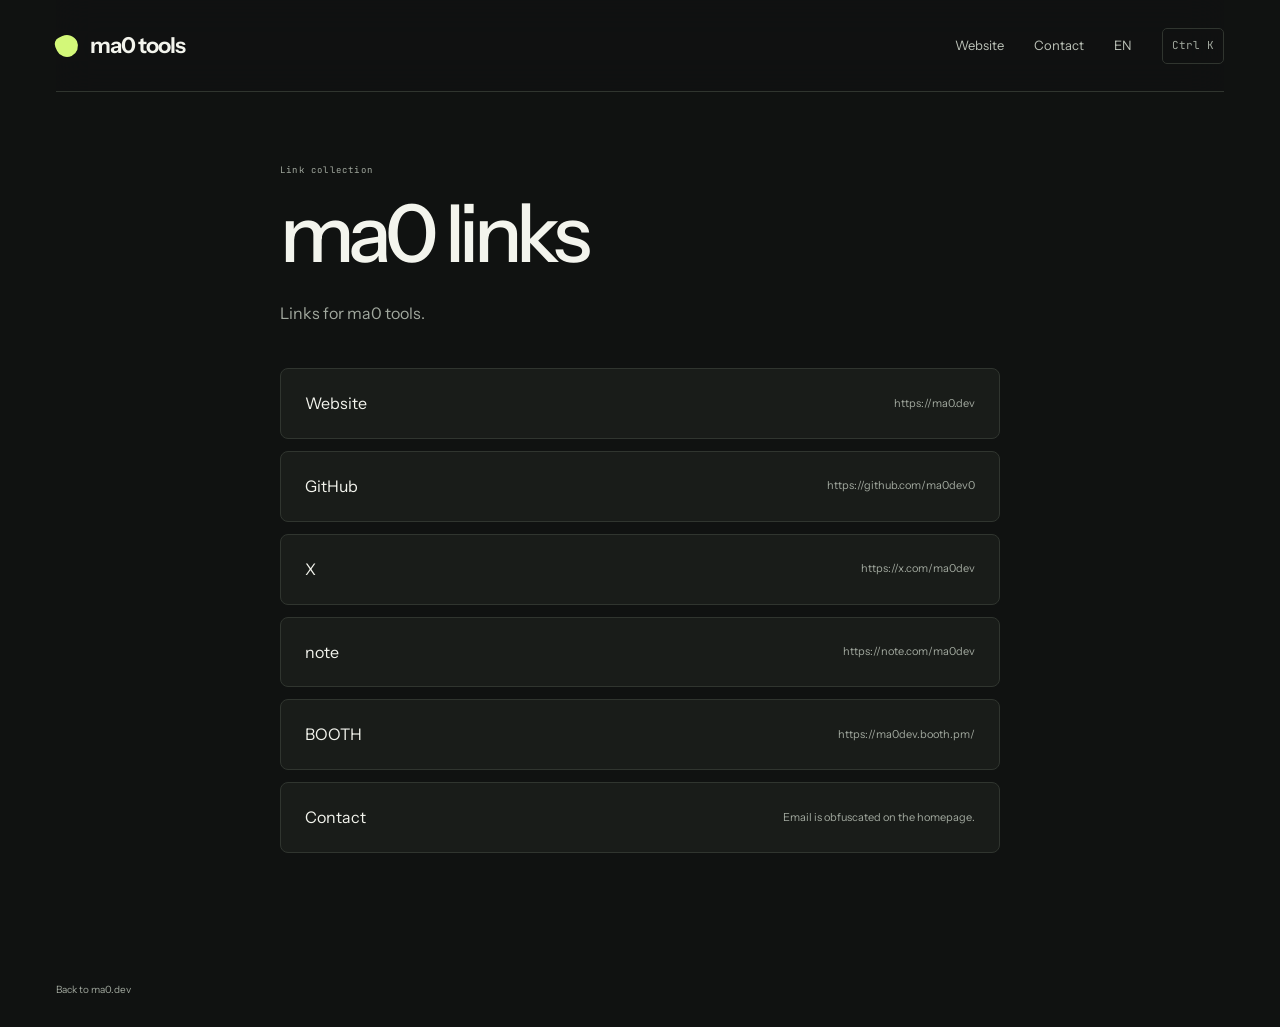
<file: links/index.html>
<!DOCTYPE html>
<html lang="ja">
<head>
  <meta charset="utf-8">
  <meta name="viewport" content="width=device-width, initial-scale=1">
  <meta name="color-scheme" content="dark">
  <meta name="theme-color" content="#0b0d14">
  <title>ma0 links | ma0 tools</title>
  <meta name="description" content="Links for ma0 tools.">
  <link rel="canonical" href="https://ma0.dev/links/">
  <link rel="alternate" hreflang="ja" href="https://ma0.dev/links/">
  <link rel="alternate" hreflang="en" href="https://ma0.dev/en/links/">
  <link rel="alternate" hreflang="x-default" href="https://ma0.dev/links/">
  <meta property="og:type" content="website">
  <meta property="og:site_name" content="ma0 tools">
  <meta property="og:title" content="ma0 links | ma0 tools">
  <meta property="og:description" content="Links for ma0 tools.">
  <meta property="og:url" content="https://ma0.dev/links/">
  <meta property="og:image" content="https://ma0.dev/assets/ma0-tools-hero.webp">
  <meta property="og:locale" content="ja_JP">
  <meta name="twitter:card" content="summary_large_image">
  <link rel="icon" href="/favicon.svg" type="image/svg+xml">
  <link rel="preconnect" href="https://fonts.googleapis.com">
  <link rel="preconnect" href="https://fonts.gstatic.com" crossorigin>
  <link href="https://fonts.googleapis.com/css2?family=Instrument+Sans:ital,wght@0,400..700;1,400..700&amp;family=JetBrains+Mono:wght@400;600;700&amp;display=swap" rel="stylesheet">
  <link rel="stylesheet" href="/style.css">
  <script type="speculationrules">
    {"prefetch":[{"source":"list","urls":["/","/links/","/en/","/en/links/"],"eagerness":"moderate"}]}
  </script>
</head>
<body class="links-page">
  <div class="page">
    <header class="site-header compact-header">
      <a class="site-logo" href="/">
        <span class="logo-dot" aria-hidden="true"></span>
        ma0 tools
      </a>
      <nav aria-label="主要ナビゲーション">
        <ul class="nav-list">
          <li><a href="/">Website</a></li>
          <li><a href="/#contact">Contact</a></li>
          <li><a href="/en/links/">EN</a></li>
        </ul>
      </nav>
    </header>

    <main class="links-main">
      <section class="links-hero">
        <p class="eyebrow">Link collection</p>
        <h1>ma0 links</h1>
        <p>Links for ma0 tools.</p>
      </section>

      <section class="link-list" aria-label="ma0 tools links">
        <a class="link-button" href="https://ma0.dev">
          <span>Website</span>
          <small>https://ma0.dev</small>
        </a>
        <a class="link-button" href="https://github.com/ma0dev0" target="_blank" rel="noopener noreferrer">
          <span>GitHub</span>
          <small>https://github.com/ma0dev0</small>
        </a>
        <a class="link-button" href="https://x.com/ma0dev" target="_blank" rel="noopener noreferrer">
          <span>X</span>
          <small>https://x.com/ma0dev</small>
        </a>
        <a class="link-button" href="https://note.com/ma0dev" target="_blank" rel="noopener noreferrer">
          <span>note</span>
          <small>https://note.com/ma0dev</small>
        </a>
        <a class="link-button" href="https://ma0dev.booth.pm/" target="_blank" rel="noopener noreferrer">
          <span>BOOTH</span>
          <small>https://ma0dev.booth.pm/</small>
        </a>
        <a class="link-button" href="/#contact">
          <span>Contact</span>
          <small>Email is obfuscated on the homepage.</small>
        </a>
      </section>
    </main>

    <footer class="site-footer">
      <p><a href="/">Back to ma0.dev</a></p>
    </footer>
  </div>
  <script type="module" src="/main.js"></script>
</body>
</html>
</file>
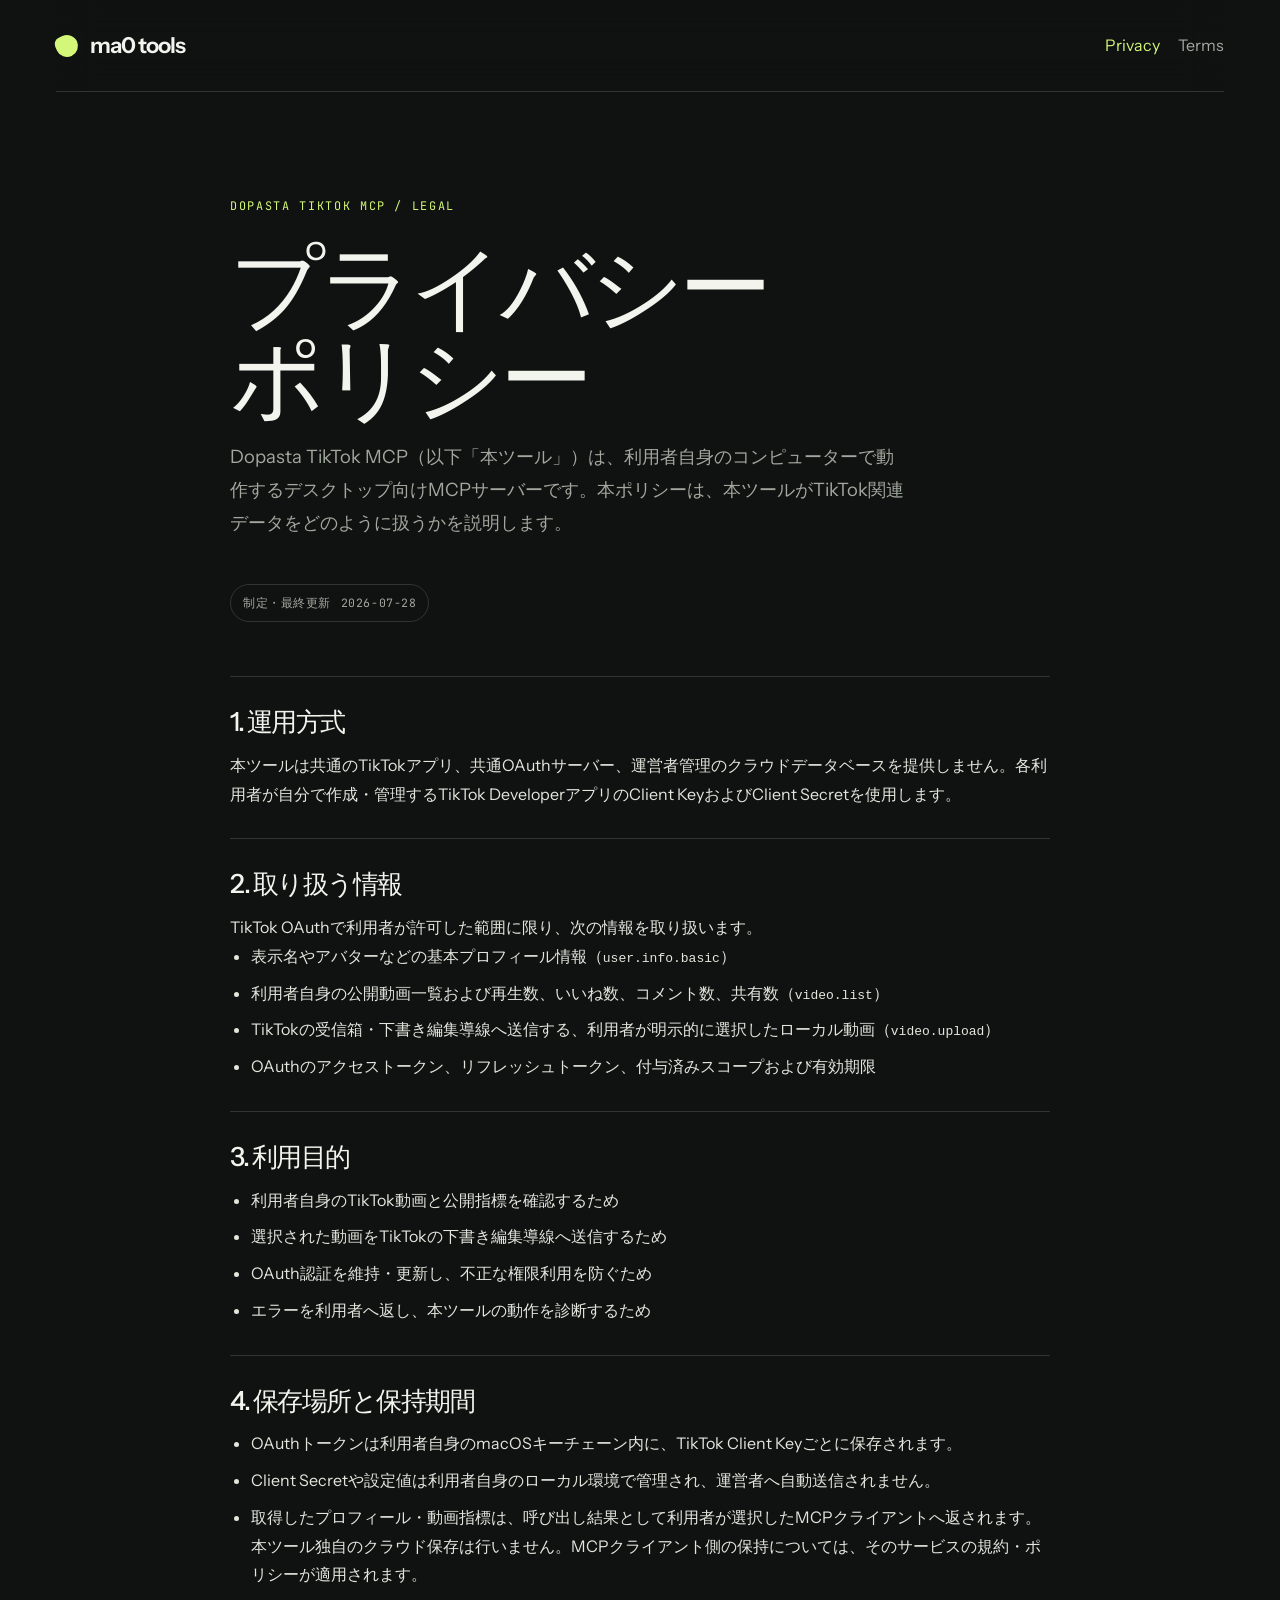
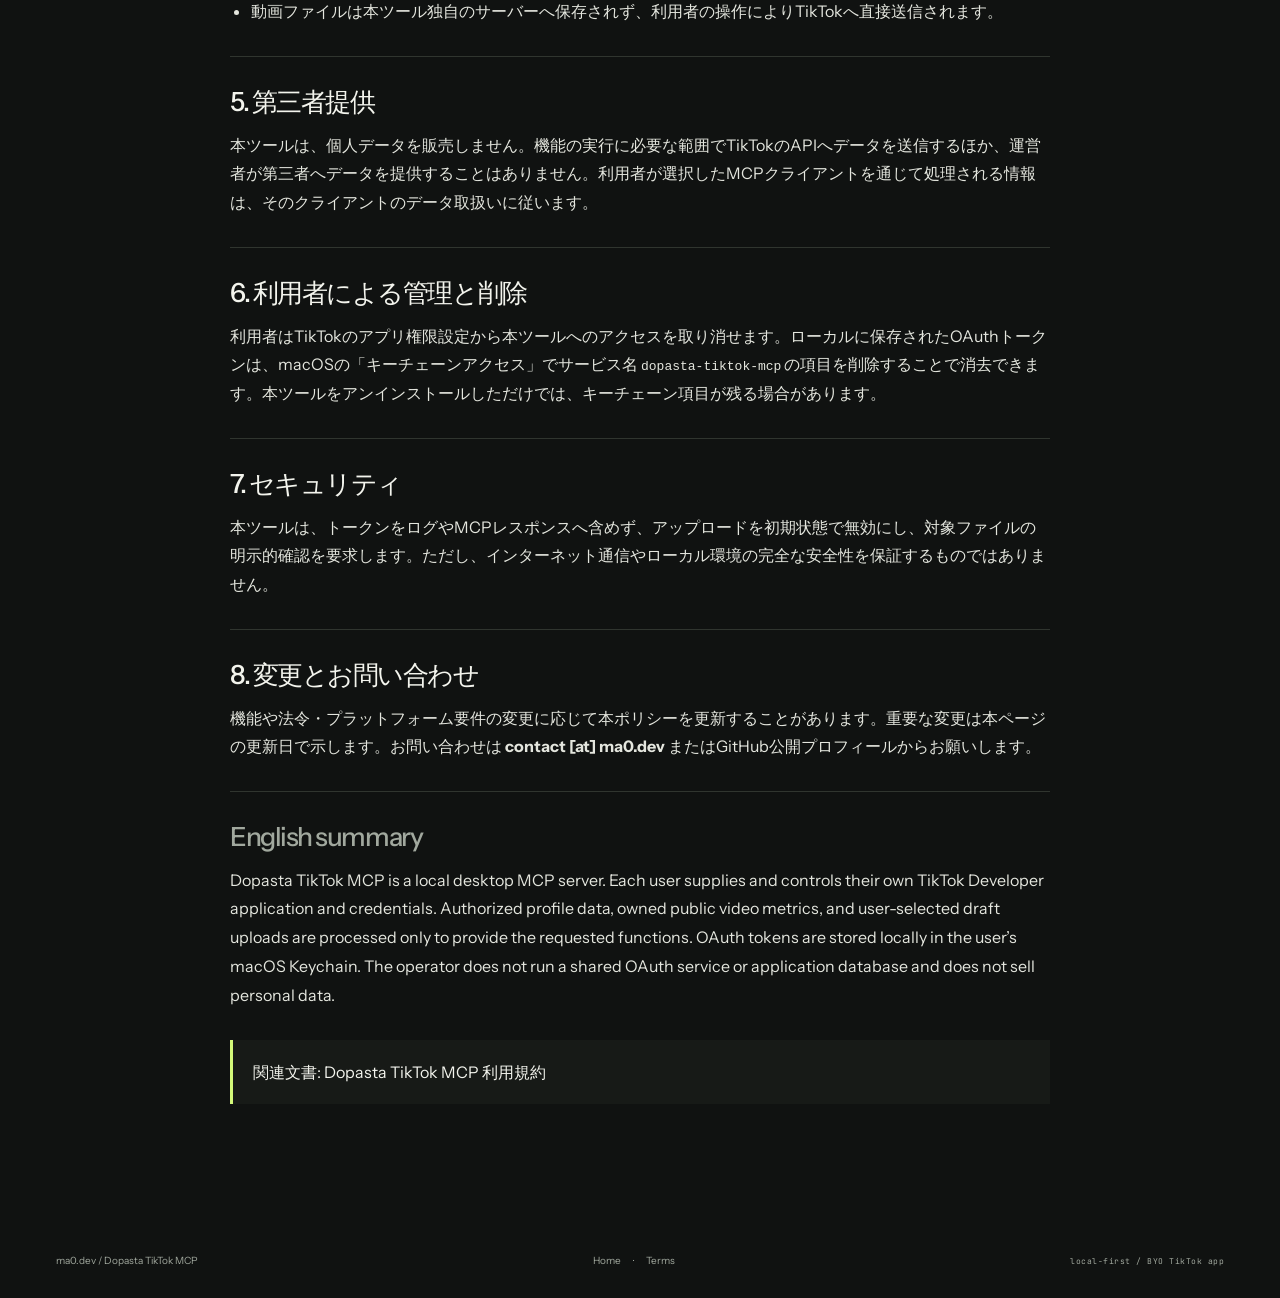
<file: dopasta-tiktok-mcp/privacy/index.html>
<!DOCTYPE html>
<html lang="ja">
<head>
  <meta charset="utf-8">
  <meta name="viewport" content="width=device-width, initial-scale=1">
  <meta name="color-scheme" content="dark">
  <meta name="theme-color" content="#0b0d14">
  <title>プライバシーポリシー | Dopasta TikTok MCP</title>
  <meta name="description" content="Dopasta TikTok MCPのプライバシーポリシー。TikTokデータ、OAuthトークン、動画ファイルの取扱いを説明します。">
  <link rel="canonical" href="https://ma0.dev/dopasta-tiktok-mcp/privacy/">
  <link rel="icon" href="/favicon.svg" type="image/svg+xml">
  <link rel="preconnect" href="https://fonts.googleapis.com">
  <link rel="preconnect" href="https://fonts.gstatic.com" crossorigin>
  <link href="https://fonts.googleapis.com/css2?family=Instrument+Sans:wght@400..700&amp;family=JetBrains+Mono:wght@400;600;700&amp;display=swap" rel="stylesheet">
  <link rel="stylesheet" href="/style.css">
  <link rel="stylesheet" href="/legal.css">
</head>
<body class="legal-page">
  <div class="page">
    <header class="site-header legal-header">
      <a class="site-logo" href="/">
        <span class="logo-dot" aria-hidden="true"></span>
        ma0 tools
      </a>
      <nav class="legal-nav" aria-label="法務ページ">
        <a href="/dopasta-tiktok-mcp/privacy/" aria-current="page">Privacy</a>
        <a href="/dopasta-tiktok-mcp/terms/">Terms</a>
      </nav>
    </header>

    <main class="legal-main">
      <p class="legal-kicker">Dopasta TikTok MCP / Legal</p>
      <h1>プライバシー<br>ポリシー</h1>
      <p class="legal-summary">Dopasta TikTok MCP（以下「本ツール」）は、利用者自身のコンピューターで動作するデスクトップ向けMCPサーバーです。本ポリシーは、本ツールがTikTok関連データをどのように扱うかを説明します。</p>
      <p class="legal-meta"><span>制定・最終更新</span><time datetime="2026-07-28">2026-07-28</time></p>

      <section class="legal-section">
        <h2>1. 運用方式</h2>
        <p>本ツールは共通のTikTokアプリ、共通OAuthサーバー、運営者管理のクラウドデータベースを提供しません。各利用者が自分で作成・管理するTikTok DeveloperアプリのClient KeyおよびClient Secretを使用します。</p>
      </section>

      <section class="legal-section">
        <h2>2. 取り扱う情報</h2>
        <p>TikTok OAuthで利用者が許可した範囲に限り、次の情報を取り扱います。</p>
        <ul>
          <li>表示名やアバターなどの基本プロフィール情報（<code>user.info.basic</code>）</li>
          <li>利用者自身の公開動画一覧および再生数、いいね数、コメント数、共有数（<code>video.list</code>）</li>
          <li>TikTokの受信箱・下書き編集導線へ送信する、利用者が明示的に選択したローカル動画（<code>video.upload</code>）</li>
          <li>OAuthのアクセストークン、リフレッシュトークン、付与済みスコープおよび有効期限</li>
        </ul>
      </section>

      <section class="legal-section">
        <h2>3. 利用目的</h2>
        <ul>
          <li>利用者自身のTikTok動画と公開指標を確認するため</li>
          <li>選択された動画をTikTokの下書き編集導線へ送信するため</li>
          <li>OAuth認証を維持・更新し、不正な権限利用を防ぐため</li>
          <li>エラーを利用者へ返し、本ツールの動作を診断するため</li>
        </ul>
      </section>

      <section class="legal-section">
        <h2>4. 保存場所と保持期間</h2>
        <ul>
          <li>OAuthトークンは利用者自身のmacOSキーチェーン内に、TikTok Client Keyごとに保存されます。</li>
          <li>Client Secretや設定値は利用者自身のローカル環境で管理され、運営者へ自動送信されません。</li>
          <li>取得したプロフィール・動画指標は、呼び出し結果として利用者が選択したMCPクライアントへ返されます。本ツール独自のクラウド保存は行いません。MCPクライアント側の保持については、そのサービスの規約・ポリシーが適用されます。</li>
          <li>動画ファイルは本ツール独自のサーバーへ保存されず、利用者の操作によりTikTokへ直接送信されます。</li>
        </ul>
      </section>

      <section class="legal-section">
        <h2>5. 第三者提供</h2>
        <p>本ツールは、個人データを販売しません。機能の実行に必要な範囲でTikTokのAPIへデータを送信するほか、運営者が第三者へデータを提供することはありません。利用者が選択したMCPクライアントを通じて処理される情報は、そのクライアントのデータ取扱いに従います。</p>
      </section>

      <section class="legal-section">
        <h2>6. 利用者による管理と削除</h2>
        <p>利用者はTikTokのアプリ権限設定から本ツールへのアクセスを取り消せます。ローカルに保存されたOAuthトークンは、macOSの「キーチェーンアクセス」でサービス名 <code>dopasta-tiktok-mcp</code> の項目を削除することで消去できます。本ツールをアンインストールしただけでは、キーチェーン項目が残る場合があります。</p>
      </section>

      <section class="legal-section">
        <h2>7. セキュリティ</h2>
        <p>本ツールは、トークンをログやMCPレスポンスへ含めず、アップロードを初期状態で無効にし、対象ファイルの明示的確認を要求します。ただし、インターネット通信やローカル環境の完全な安全性を保証するものではありません。</p>
      </section>

      <section class="legal-section">
        <h2>8. 変更とお問い合わせ</h2>
        <p>機能や法令・プラットフォーム要件の変更に応じて本ポリシーを更新することがあります。重要な変更は本ページの更新日で示します。お問い合わせは <strong>contact [at] ma0.dev</strong> または<a href="https://github.com/ma0dev0" target="_blank" rel="noopener noreferrer">GitHub公開プロフィール</a>からお願いします。</p>
      </section>

      <section class="legal-section legal-en" lang="en">
        <h2>English summary</h2>
        <p>Dopasta TikTok MCP is a local desktop MCP server. Each user supplies and controls their own TikTok Developer application and credentials. Authorized profile data, owned public video metrics, and user-selected draft uploads are processed only to provide the requested functions. OAuth tokens are stored locally in the user’s macOS Keychain. The operator does not run a shared OAuth service or application database and does not sell personal data.</p>
      </section>

      <p class="legal-note">関連文書: <a href="/dopasta-tiktok-mcp/terms/">Dopasta TikTok MCP 利用規約</a></p>
    </main>

    <footer class="site-footer">
      <p>ma0.dev / Dopasta TikTok MCP</p>
      <p class="footer-links"><a href="/">Home</a><span aria-hidden="true">·</span><a href="/dopasta-tiktok-mcp/terms/">Terms</a></p>
      <p class="footer-tag">local-first / BYO TikTok app</p>
    </footer>
  </div>
</body>
</html>
</file>
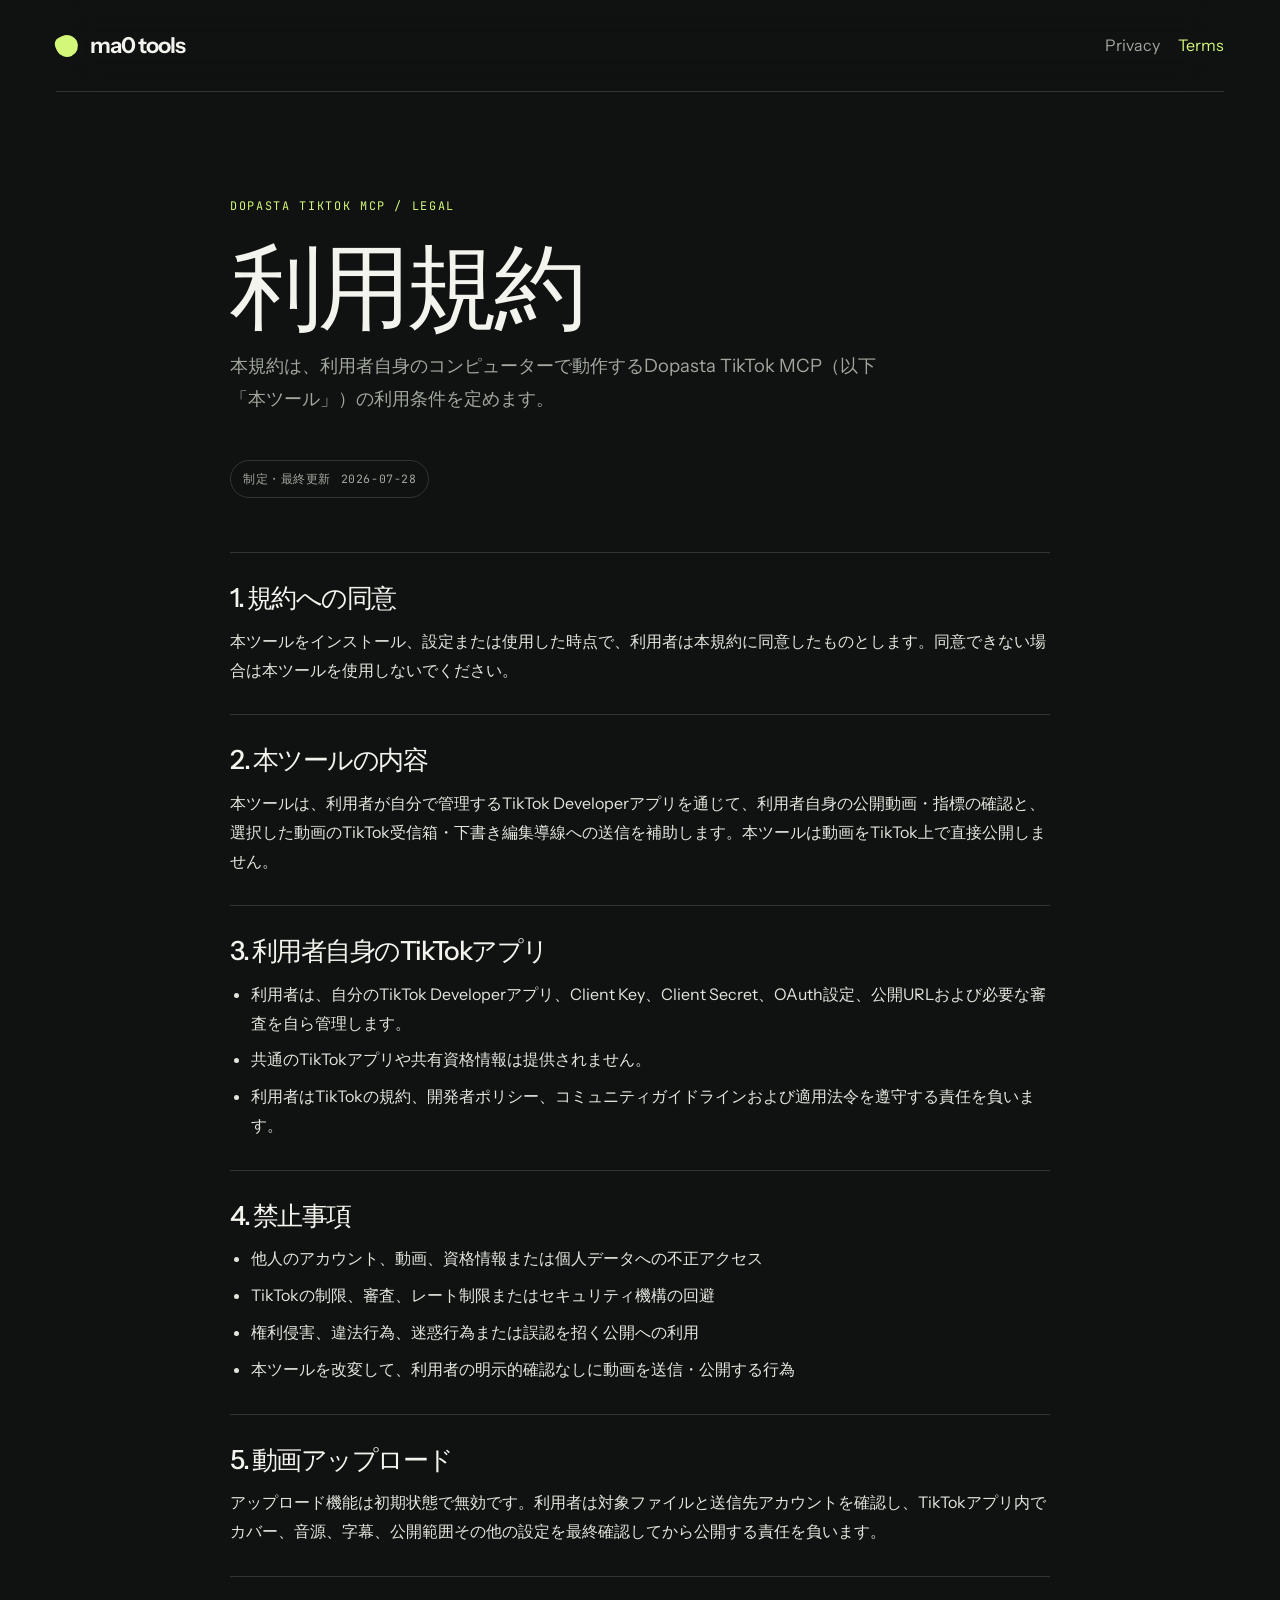
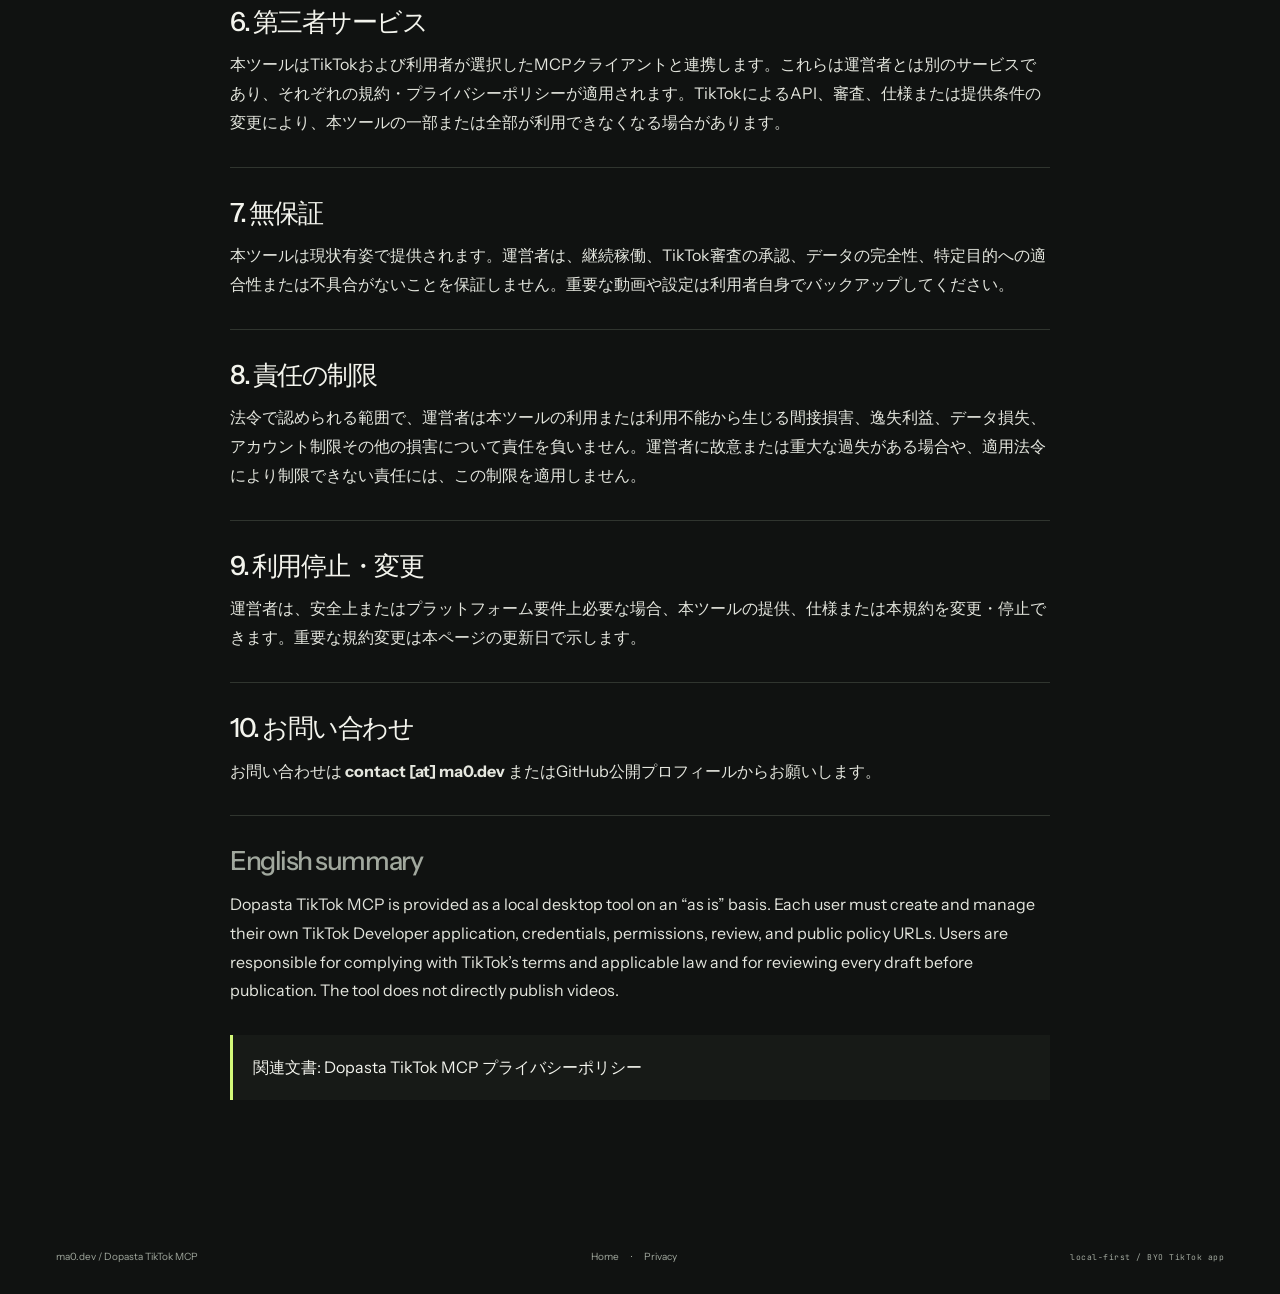
<file: dopasta-tiktok-mcp/terms/index.html>
<!DOCTYPE html>
<html lang="ja">
<head>
  <meta charset="utf-8">
  <meta name="viewport" content="width=device-width, initial-scale=1">
  <meta name="color-scheme" content="dark">
  <meta name="theme-color" content="#0b0d14">
  <title>利用規約 | Dopasta TikTok MCP</title>
  <meta name="description" content="Dopasta TikTok MCPの利用規約。利用条件、利用者の責任、TikTokとの関係を説明します。">
  <link rel="canonical" href="https://ma0.dev/dopasta-tiktok-mcp/terms/">
  <link rel="icon" href="/favicon.svg" type="image/svg+xml">
  <link rel="preconnect" href="https://fonts.googleapis.com">
  <link rel="preconnect" href="https://fonts.gstatic.com" crossorigin>
  <link href="https://fonts.googleapis.com/css2?family=Instrument+Sans:wght@400..700&amp;family=JetBrains+Mono:wght@400;600;700&amp;display=swap" rel="stylesheet">
  <link rel="stylesheet" href="/style.css">
  <link rel="stylesheet" href="/legal.css">
</head>
<body class="legal-page">
  <div class="page">
    <header class="site-header legal-header">
      <a class="site-logo" href="/">
        <span class="logo-dot" aria-hidden="true"></span>
        ma0 tools
      </a>
      <nav class="legal-nav" aria-label="法務ページ">
        <a href="/dopasta-tiktok-mcp/privacy/">Privacy</a>
        <a href="/dopasta-tiktok-mcp/terms/" aria-current="page">Terms</a>
      </nav>
    </header>

    <main class="legal-main">
      <p class="legal-kicker">Dopasta TikTok MCP / Legal</p>
      <h1>利用規約</h1>
      <p class="legal-summary">本規約は、利用者自身のコンピューターで動作するDopasta TikTok MCP（以下「本ツール」）の利用条件を定めます。</p>
      <p class="legal-meta"><span>制定・最終更新</span><time datetime="2026-07-28">2026-07-28</time></p>

      <section class="legal-section">
        <h2>1. 規約への同意</h2>
        <p>本ツールをインストール、設定または使用した時点で、利用者は本規約に同意したものとします。同意できない場合は本ツールを使用しないでください。</p>
      </section>

      <section class="legal-section">
        <h2>2. 本ツールの内容</h2>
        <p>本ツールは、利用者が自分で管理するTikTok Developerアプリを通じて、利用者自身の公開動画・指標の確認と、選択した動画のTikTok受信箱・下書き編集導線への送信を補助します。本ツールは動画をTikTok上で直接公開しません。</p>
      </section>

      <section class="legal-section">
        <h2>3. 利用者自身のTikTokアプリ</h2>
        <ul>
          <li>利用者は、自分のTikTok Developerアプリ、Client Key、Client Secret、OAuth設定、公開URLおよび必要な審査を自ら管理します。</li>
          <li>共通のTikTokアプリや共有資格情報は提供されません。</li>
          <li>利用者はTikTokの規約、開発者ポリシー、コミュニティガイドラインおよび適用法令を遵守する責任を負います。</li>
        </ul>
      </section>

      <section class="legal-section">
        <h2>4. 禁止事項</h2>
        <ul>
          <li>他人のアカウント、動画、資格情報または個人データへの不正アクセス</li>
          <li>TikTokの制限、審査、レート制限またはセキュリティ機構の回避</li>
          <li>権利侵害、違法行為、迷惑行為または誤認を招く公開への利用</li>
          <li>本ツールを改変して、利用者の明示的確認なしに動画を送信・公開する行為</li>
        </ul>
      </section>

      <section class="legal-section">
        <h2>5. 動画アップロード</h2>
        <p>アップロード機能は初期状態で無効です。利用者は対象ファイルと送信先アカウントを確認し、TikTokアプリ内でカバー、音源、字幕、公開範囲その他の設定を最終確認してから公開する責任を負います。</p>
      </section>

      <section class="legal-section">
        <h2>6. 第三者サービス</h2>
        <p>本ツールはTikTokおよび利用者が選択したMCPクライアントと連携します。これらは運営者とは別のサービスであり、それぞれの規約・プライバシーポリシーが適用されます。TikTokによるAPI、審査、仕様または提供条件の変更により、本ツールの一部または全部が利用できなくなる場合があります。</p>
      </section>

      <section class="legal-section">
        <h2>7. 無保証</h2>
        <p>本ツールは現状有姿で提供されます。運営者は、継続稼働、TikTok審査の承認、データの完全性、特定目的への適合性または不具合がないことを保証しません。重要な動画や設定は利用者自身でバックアップしてください。</p>
      </section>

      <section class="legal-section">
        <h2>8. 責任の制限</h2>
        <p>法令で認められる範囲で、運営者は本ツールの利用または利用不能から生じる間接損害、逸失利益、データ損失、アカウント制限その他の損害について責任を負いません。運営者に故意または重大な過失がある場合や、適用法令により制限できない責任には、この制限を適用しません。</p>
      </section>

      <section class="legal-section">
        <h2>9. 利用停止・変更</h2>
        <p>運営者は、安全上またはプラットフォーム要件上必要な場合、本ツールの提供、仕様または本規約を変更・停止できます。重要な規約変更は本ページの更新日で示します。</p>
      </section>

      <section class="legal-section">
        <h2>10. お問い合わせ</h2>
        <p>お問い合わせは <strong>contact [at] ma0.dev</strong> または<a href="https://github.com/ma0dev0" target="_blank" rel="noopener noreferrer">GitHub公開プロフィール</a>からお願いします。</p>
      </section>

      <section class="legal-section legal-en" lang="en">
        <h2>English summary</h2>
        <p>Dopasta TikTok MCP is provided as a local desktop tool on an “as is” basis. Each user must create and manage their own TikTok Developer application, credentials, permissions, review, and public policy URLs. Users are responsible for complying with TikTok’s terms and applicable law and for reviewing every draft before publication. The tool does not directly publish videos.</p>
      </section>

      <p class="legal-note">関連文書: <a href="/dopasta-tiktok-mcp/privacy/">Dopasta TikTok MCP プライバシーポリシー</a></p>
    </main>

    <footer class="site-footer">
      <p>ma0.dev / Dopasta TikTok MCP</p>
      <p class="footer-links"><a href="/">Home</a><span aria-hidden="true">·</span><a href="/dopasta-tiktok-mcp/privacy/">Privacy</a></p>
      <p class="footer-tag">local-first / BYO TikTok app</p>
    </footer>
  </div>
</body>
</html>
</file>
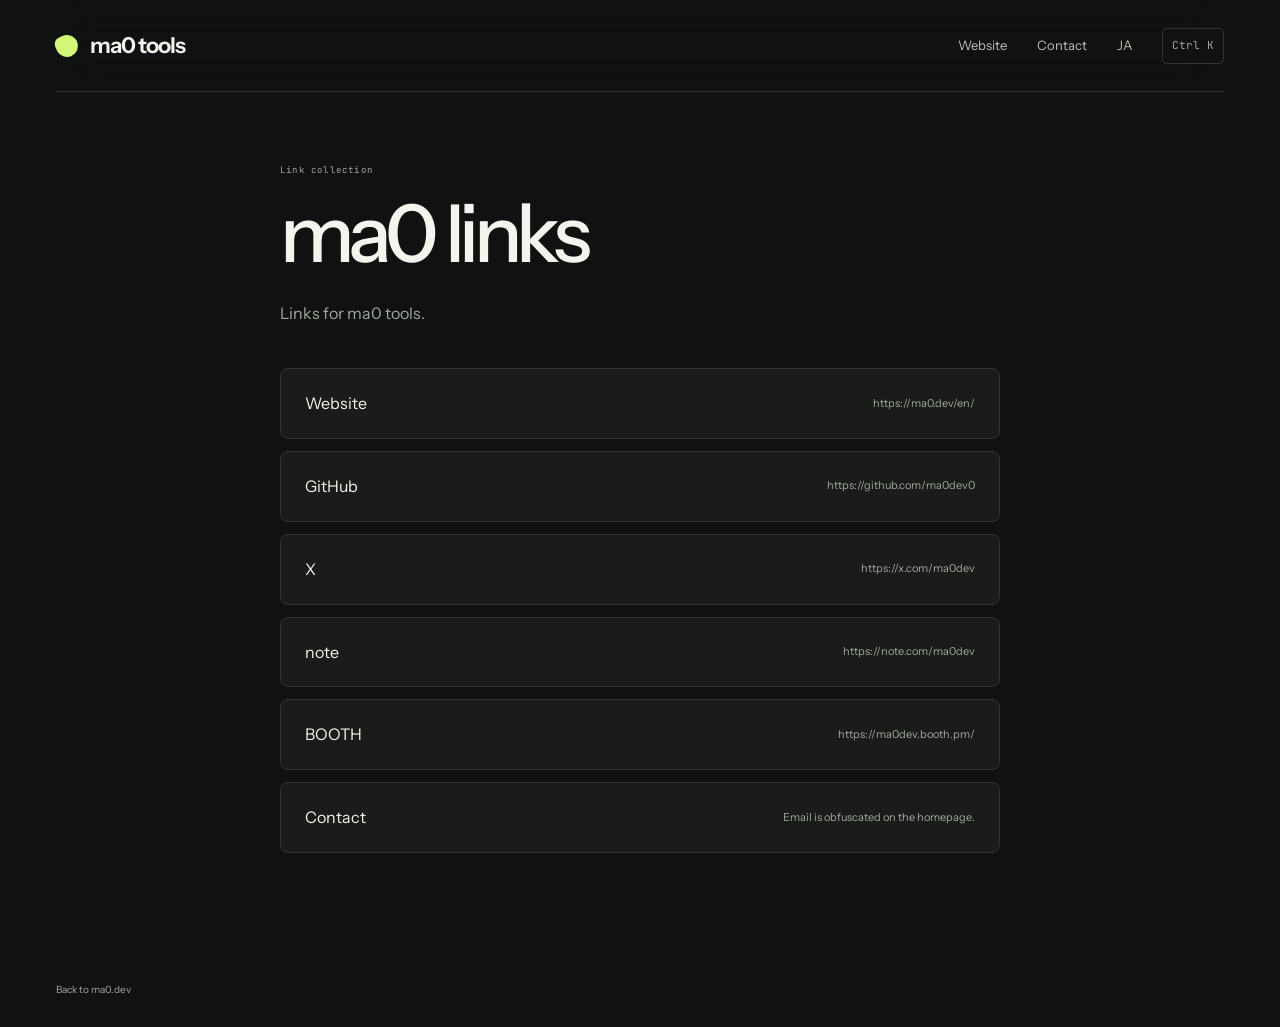
<file: en/links/index.html>
<!DOCTYPE html>
<html lang="en">
<head>
  <meta charset="utf-8">
  <meta name="viewport" content="width=device-width, initial-scale=1">
  <meta name="color-scheme" content="dark">
  <meta name="theme-color" content="#0b0d14">
  <title>ma0 links | ma0 tools</title>
  <meta name="description" content="Links for ma0 tools.">
  <link rel="canonical" href="https://ma0.dev/en/links/">
  <link rel="alternate" hreflang="ja" href="https://ma0.dev/links/">
  <link rel="alternate" hreflang="en" href="https://ma0.dev/en/links/">
  <link rel="alternate" hreflang="x-default" href="https://ma0.dev/links/">
  <meta property="og:type" content="website">
  <meta property="og:site_name" content="ma0 tools">
  <meta property="og:title" content="ma0 links | ma0 tools">
  <meta property="og:description" content="Links for ma0 tools.">
  <meta property="og:url" content="https://ma0.dev/en/links/">
  <meta property="og:image" content="https://ma0.dev/assets/ma0-tools-hero.webp">
  <meta property="og:locale" content="en_US">
  <meta name="twitter:card" content="summary_large_image">
  <link rel="icon" href="/favicon.svg" type="image/svg+xml">
  <link rel="preconnect" href="https://fonts.googleapis.com">
  <link rel="preconnect" href="https://fonts.gstatic.com" crossorigin>
  <link href="https://fonts.googleapis.com/css2?family=Instrument+Sans:ital,wght@0,400..700;1,400..700&amp;family=JetBrains+Mono:wght@400;600;700&amp;display=swap" rel="stylesheet">
  <link rel="stylesheet" href="/style.css">
  <script type="speculationrules">
    {"prefetch":[{"source":"list","urls":["/","/links/","/en/","/en/links/"],"eagerness":"moderate"}]}
  </script>
</head>
<body class="links-page">
  <div class="page">
    <header class="site-header compact-header">
      <a class="site-logo" href="/en/">
        <span class="logo-dot" aria-hidden="true"></span>
        ma0 tools
      </a>
      <nav aria-label="Main navigation">
        <ul class="nav-list">
          <li><a href="/en/">Website</a></li>
          <li><a href="/en/#contact">Contact</a></li>
          <li><a href="/links/">JA</a></li>
        </ul>
      </nav>
    </header>

    <main class="links-main">
      <section class="links-hero">
        <p class="eyebrow">Link collection</p>
        <h1>ma0 links</h1>
        <p>Links for ma0 tools.</p>
      </section>

      <section class="link-list" aria-label="ma0 tools links">
        <a class="link-button" href="/en/">
          <span>Website</span>
          <small>https://ma0.dev/en/</small>
        </a>
        <a class="link-button" href="https://github.com/ma0dev0" target="_blank" rel="noopener noreferrer">
          <span>GitHub</span>
          <small>https://github.com/ma0dev0</small>
        </a>
        <a class="link-button" href="https://x.com/ma0dev" target="_blank" rel="noopener noreferrer">
          <span>X</span>
          <small>https://x.com/ma0dev</small>
        </a>
        <a class="link-button" href="https://note.com/ma0dev" target="_blank" rel="noopener noreferrer">
          <span>note</span>
          <small>https://note.com/ma0dev</small>
        </a>
        <a class="link-button" href="https://ma0dev.booth.pm/" target="_blank" rel="noopener noreferrer">
          <span>BOOTH</span>
          <small>https://ma0dev.booth.pm/</small>
        </a>
        <a class="link-button" href="/en/#contact">
          <span>Contact</span>
          <small>Email is obfuscated on the homepage.</small>
        </a>
      </section>
    </main>

    <footer class="site-footer">
      <p><a href="/en/">Back to ma0.dev</a></p>
    </footer>
  </div>
  <script type="module" src="/main.js"></script>
</body>
</html>
</file>
<file: style.css>
/* ma0 tools / Independent digital atelier. No build or runtime dependencies. */
:root {
  color-scheme: dark;
  --bg: #101211;
  --surface: #191c19;
  --text: #f3f4ed;
  --muted: #a1a89e;
  --line: #30352f;
  --accent: #d3f879;
  --cyan: var(--accent);
  --line-soft: var(--line);
  --mono-size: .74rem;
  --mono-track: .14em;
  --mono: "JetBrains Mono", ui-monospace, monospace;
}
* { box-sizing: border-box; }
html { scroll-padding-top: 100px; }
body { container-type: inline-size; margin: 0; background: var(--bg); color: var(--text); font-family: "Instrument Sans", "Hiragino Kaku Gothic ProN", "Noto Sans", sans-serif; line-height: 1.8; -webkit-font-smoothing: antialiased; }
::selection { color: var(--bg); background: var(--accent); }
a { color: inherit; text-decoration: none; }
button, input { font: inherit; }
button { cursor: pointer; color: inherit; }
a, button { -webkit-tap-highlight-color: transparent; }
:focus-visible { outline: 2px solid var(--accent); outline-offset: 6px; }
[tabindex="-1"]:focus { outline: none; }
[hidden] { display: none !important; }
img { display: block; max-width: 100%; height: auto; }
p, h1, h2, h3, figure { margin: 0; }
ul { list-style: none; margin: 0; padding: 0; }
.page { width: min(1320px, calc(100% - 112px)); margin: auto; }
.sr-only, .skip-link:not(:focus) { position: absolute; width: 1px; height: 1px; padding: 0; overflow: hidden; clip-path: inset(50%); white-space: nowrap; }
.skip-link:focus { position: fixed; top: 12px; left: 16px; padding: 10px 20px; background: var(--accent); color: var(--bg); z-index: 100; }
.site-header { position: sticky; top: 0; z-index: 20; display: flex; align-items: center; justify-content: space-between; min-height: 92px; gap: 24px; background: rgb(16 18 17 / 94%); border-bottom: 1px solid var(--line); backdrop-filter: blur(18px); }
.site-logo { display: flex; align-items: center; gap: 12px; font-size: 22px; font-weight: 650; letter-spacing: -1px; white-space: nowrap; }
.logo-dot { width: 22px; height: 22px; background: var(--accent); border-radius: 7px 50% 50%; transform: rotate(-25deg); }
.nav-list { display: flex; align-items: center; gap: 30px; font-size: 13px; }
.nav-list a { display: flex; align-items: center; min-height: 44px; color: #bcc2b8; transition: color .2s; }
.nav-list a:hover, .nav-list a[aria-current] { color: var(--accent); }
.nav-list .nav-cta { color: var(--text); }
.nav-cmdk { padding: 4px 9px; border: 1px solid var(--line); background: transparent; color: var(--muted); font-family: var(--mono); font-size: 11px; min-height: 36px; border-radius: 5px; }
.hero { position: relative; display: grid; grid-template-columns: 1.08fr 1fr; align-items: center; column-gap: 18px; padding: 82px 0 0; }
.hero-content { z-index: 1; }
.eyebrow { display: flex; align-items: center; gap: 10px; font-family: var(--mono); font-size: 9px; letter-spacing: 1.2px; color: var(--muted); }
.eyebrow-dot, .art-dot { width: 6px; height: 6px; flex: 0 0 6px; background: var(--accent); border-radius: 50%; }
.eyebrow-range, .eyebrow-sep { display: none; }
h1 { margin-top: 25px; font-size: clamp(46px, 5.4cqw, 78px); font-weight: 500; letter-spacing: -.067em; line-height: 1.04; }
h1 span { color: var(--accent); }
.hero-copy { font-size: clamp(22px, 2.2cqw, 30px); line-height: 1.55; letter-spacing: -.03em; margin-top: 30px; font-weight: 500; }
.hero-content > p:not([class]) { max-width: 430px; margin-top: 18px; font-size: 13px; color: var(--muted); line-height: 2; }
.tagline { display: none; }
.hero-actions { display: flex; align-items: center; gap: 12px; margin-top: 28px; }
.button { display: inline-flex; justify-content: center; align-items: center; gap: 40px; min-height: 48px; padding: 9px 22px; border-radius: 5px; font-size: 12px; font-weight: 600; transition: background .2s, transform .2s; }
.primary-button { background: var(--accent); color: #18200e; border: 1px solid var(--accent); }
.primary-button:hover { background: #e3ffad; transform: translateY(-2px); }
.secondary-button { border: 1px solid #444a40; }
.secondary-button:hover { background: var(--surface); transform: translateY(-2px); }
.button-arrow { font-size: 18px; }
.hero-visual { position: relative; min-width: 0; padding-top: 24px; }
.art-index { position: absolute; top: 0; left: 25px; font-family: var(--mono); font-size: 9px; letter-spacing: 1.5px; color: var(--muted); }
.hero-art { width: 100%; aspect-ratio: 3 / 2; object-fit: cover; border-radius: 12px; }
.hero-visual-caption { display: flex; align-items: center; gap: 10px; padding: 12px 24px; font-family: var(--mono); font-size: 8px; letter-spacing: 1px; color: var(--muted); }
.hero-visual-caption > span:last-child { margin-left: auto; color: var(--accent); font-size: 19px; }
.hero-bottom { grid-column: 1 / -1; display: flex; justify-content: space-between; align-items: center; border-top: 1px solid var(--line); margin-top: 76px; padding: 18px 0; font: 9px / 1.8 var(--mono); letter-spacing: 1px; color: var(--muted); }
.hero-bottom a { display: flex; align-items: center; gap: 30px; min-height: 32px; color: var(--text); }
.hero-bottom a span { color: var(--accent); }
.chapter:not(.hero) { padding: 68px 0; border-bottom: 1px solid var(--line); scroll-margin-top: 0; }
.chapter-divider { display: none; }
.chapter-grid { display: grid; grid-template-columns: 135px 1fr 1fr; gap: 32px; }
.chapter-meta { display: flex; flex-direction: column; gap: 12px; padding-top: 8px; font-family: var(--mono); font-size: 10px; }
.chapter-index { color: var(--accent); text-transform: uppercase; letter-spacing: 1px; }
.chapter-stamp { color: var(--muted); font-size: 9px; }
h2 { font-size: clamp(30px, 3.7cqw, 48px); line-height: 1.12; letter-spacing: -.055em; font-weight: 500; }
h2 span { color: var(--muted); }
.chapter-standfirst { color: var(--muted); font-size: 13px; margin-top: 18px; max-width: 430px; }
.chapter-body { min-width: 0; color: var(--muted); font-size: 14px; }
.chapter--film { background: transparent; }
.chapter--film h2 { font-size: 27px; letter-spacing: -.04em; }
.chapter--film .chapter-standfirst { margin-top: 12px; }
.principles-strip { list-style: none; display: grid; grid-template-columns: repeat(3, 1fr); gap: 24px; padding: 0 0 0 167px; margin: 28px 0 0; }
.principles-strip li { border-top: 1px solid var(--line); padding-top: 14px; }
.principles-strip span { font: 9px var(--mono); letter-spacing: 1px; color: var(--muted); }
.principles-strip p { font-size: 12px; margin-top: 9px; }
.chapter--wide .chapter-grid { grid-template-columns: 135px 1fr; }
.chapter--wide .chapter-body { grid-column: 1 / -1; }
.chapter--wide .chapter-lead { display: flex; align-items: center; justify-content: space-between; gap: 32px; }
.chapter--wide .chapter-standfirst { max-width: 350px; margin: 0; }
.card-grid { display: grid; grid-template-columns: repeat(3, minmax(0, 1fr)); gap: 24px; }
.project-card { position: relative; min-width: 0; display: flex; flex-direction: column; color: var(--text); }
.project-image { background: #222622; overflow: hidden; border-radius: 8px; border: 1px solid var(--line); }
.project-image img { width: 100%; aspect-ratio: 3 / 2; object-fit: cover; transition: transform .45s ease; }
.project-card:hover .project-image img { transform: scale(1.035); }
.card-top { display: flex; flex-wrap: wrap; align-items: center; justify-content: space-between; gap: 8px; margin-top: 22px; }
h3 { font-size: 19px; line-height: 1.4; font-weight: 500; letter-spacing: -.5px; }
.status { font-size: 9px; white-space: nowrap; color: var(--accent); }
.status::before { content: ''; display: inline-block; width: 5px; height: 5px; border-radius: 50%; background: currentColor; margin-right: 6px; vertical-align: middle; }
.status--soon { color: #d0baa1; }
.project-meta { font: 9px / 1.8 var(--mono); color: var(--muted); margin-top: 9px; }
.project-card > p:not([class]) { font-size: 12px; color: var(--muted); line-height: 1.9; margin-top: 16px; }
.project-actions { margin-top: auto; padding-top: 24px; }
.project-link { display: flex; justify-content: space-between; align-items: center; border-top: 1px solid var(--line); min-height: 50px; font-size: 11px; }
.project-link:hover { color: var(--accent); }
.project-coming-soon { display: block; padding: 14px 0; font-size: 11px; color: var(--muted); border-top: 1px solid var(--line); }
.about-lead { color: var(--text); font-size: 17px; line-height: 1.95; }
.highlight { color: var(--accent); }
.about-sub { margin-top: 20px; font-size: 13px; }
.links-grid { grid-template-columns: repeat(3, minmax(0, 1fr)); gap: 0 32px; }
.link-card { display: flex; flex-direction: column; border-bottom: 1px solid var(--line); padding: 22px 0; transition: color .2s; }
.link-card:hover { color: var(--accent); }
.card-label-row { display: flex; justify-content: space-between; align-items: center; font-size: 20px; color: var(--text); }
.card-label-row .button-arrow { color: var(--muted); }
.card-text { font-size: 11px; color: var(--muted); margin-top: 8px; }
#contact { padding-bottom: 100px; min-height: calc(100svh - 100px); }
#contact h2 { font-size: clamp(44px, 5cqw, 68px); }
#contact h2 span { color: var(--accent); }
.contact-card { padding-top: 8px; font-size: 13px; }
.contact-address { margin: 28px 0 20px; display: flex; align-items: center; flex-wrap: wrap; gap: 16px; color: var(--text); font-size: clamp(20px, 2cqw, 28px); letter-spacing: -.8px; }
.contact-email { text-decoration: underline; text-underline-offset: 8px; text-decoration-color: #606653; }
.contact-copy { padding: 7px 12px; min-height: 40px; border-radius: 5px; border: 1px solid var(--line); background: transparent; font-size: 10px; letter-spacing: 0; }
.contact-copy:hover { border-color: var(--accent); }
.contact-note { font-size: 11px; }
.site-footer { display: flex; justify-content: space-between; gap: 22px; align-items: center; padding: 28px 0; font-size: 10px; color: var(--muted); }
.footer-links { display: flex; flex-wrap: wrap; gap: 12px; }
.footer-tag { font: 8px var(--mono); letter-spacing: .5px; }
.chapter-rail { position: fixed; right: 12px; top: 40%; z-index: 10; }
.rail-list { list-style: none; padding: 0; margin: 0; }
.rail-tick { display: flex; gap: 8px; align-items: center; justify-content: end; min-height: 36px; padding: 6px; color: #8e9688; font: 8px var(--mono); }
.rail-name { position: absolute; width: 1px; height: 1px; overflow: hidden; clip-path: inset(50%); white-space: nowrap; }
.rail-tick::after { content: ''; width: 5px; height: 5px; border: 1px solid currentColor; border-radius: 50%; }
.rail-tick[aria-current="true"] { color: var(--accent); }
.rail-tick[aria-current="true"]::after { background: var(--accent); }
.rail-subs { display: none; }
.links-main { max-width: 720px; margin: 70px auto 100px; min-height: 60svh; }
.links-hero h1 { font-size: clamp(50px, 7cqw, 80px); margin: 14px 0 24px; }
.links-hero > p:last-child { color: var(--muted); }
.link-list { margin-top: 40px; display: grid; gap: 12px; }
.link-button { display: flex; justify-content: space-between; align-items: center; gap: 16px; padding: 20px 24px; border: 1px solid var(--line); border-radius: 8px; background: var(--surface); }
.link-button:hover { border-color: var(--accent); }
.link-button small { color: var(--muted); font-size: 11px; overflow-wrap: anywhere; }
.cmdk { margin: 15svh auto auto; width: min(560px, calc(100% - 32px)); padding: 0; max-height: 70svh; border: 1px solid #57604d; border-radius: 12px; color: var(--text); background: #191d18; box-shadow: 0 30px 100px #0009; }
.cmdk::backdrop { background: #080b09b8; backdrop-filter: blur(8px); }
.cmdk-head { display: flex; align-items: center; gap: 12px; padding: 16px; border-bottom: 1px solid var(--line); }
.cmdk-glyph { color: var(--accent); }
.cmdk-input { min-width: 0; flex: 1; padding: 6px; border: 0; color: var(--text); background: transparent; font-size: 15px; }
.cmdk-input:focus { outline-offset: 0; }
.cmdk-esc { background: transparent; border: 1px solid var(--line); border-radius: 4px; min-height: 36px; }
.cmdk kbd { font: 11px var(--mono); padding: 4px; }
.cmdk-list { max-height: 42svh; overflow-y: auto; padding: 8px; }
.cmdk-item { display: flex; align-items: center; justify-content: space-between; gap: 12px; padding: 12px; border-radius: 5px; cursor: pointer; font-size: 13px; }
.cmdk-item[aria-selected="true"] { background: #d3f879; color: #101211; }
.cmdk-item-hint { font: 9px var(--mono); overflow-wrap: anywhere; }
.cmdk-empty { padding: 24px; color: var(--muted); }
.cmdk-foot { display: flex; justify-content: space-between; border-top: 1px solid var(--line); padding: 10px 20px; color: var(--muted); font-size: 10px; }
@view-transition { navigation: auto; }
@media (prefers-reduced-motion: no-preference) {
  .enhanced .hero-content { animation: arrive .7s ease both; }
  .enhanced .hero-visual { animation: arrive 1s ease both; }
  @keyframes arrive { from { transform: translateY(12px); } to { transform: none; } }
}
@media (min-width: 1500px) { .hero { padding-top: 100px; } }
@media (max-width: 1180px) {
  .chapter-rail { display: none; }
  .page { width: calc(100% - 64px); }
  .chapter-grid { grid-template-columns: 100px 1fr 1fr; gap: 24px; }
  .chapter--wide .chapter-grid { grid-template-columns: 100px 1fr; }
  .principles-strip { padding-left: 124px; }
  .nav-list { gap: 22px; }
  .hero { padding-top: 64px; }
}
@media (max-width: 760px) {
  html { scroll-padding-top: 96px; }
  .page { width: calc(100% - 40px); }
  .site-header { min-height: 78px; gap: 10px; }
  .site-logo { font-size: 19px; gap: 8px; }
  .logo-dot { width: 18px; height: 18px; }
  .nav-list { gap: 14px; font-size: 11px; }
  .nav-list li:nth-child(2), .nav-list li:nth-child(3) { display: none; }
  .links-page .nav-list li { display: block; }
  .nav-cmdk { font-size: 9px; padding: 3px 6px; }
  .hero { grid-template-columns: 1fr; padding-top: 48px; }
  .eyebrow { font-size: 8px; letter-spacing: .6px; }
  h1 { font-size: clamp(42px, 8.6cqw, 64px); line-height: 1.05; }
  .hero-copy { margin-top: 23px; font-size: 24px; }
  .hero-copy br { display: block; }
  .hero-content > p:not([class]) { font-size: 12px; max-width: 450px; }
  .hero-actions { margin-top: 24px; }
  .hero-visual { width: 100%; max-width: 480px; margin: 38px auto 0; padding-top: 22px; }
  .hero-art { aspect-ratio: 3 / 2; }
  .hero-visual-caption { padding: 8px 12px; font-size: 7px; letter-spacing: .5px; }
  .art-index { font-size: 8px; left: 12px; }
  .hero-bottom { margin-top: 24px; font-size: 8px; }
  .hero-bottom > span:last-child { display: none; }
  .chapter:not(.hero) { padding: 44px 0; }
  .chapter-grid, .chapter--wide .chapter-grid { grid-template-columns: 1fr; gap: 20px; }
  .chapter-meta { flex-direction: row; justify-content: space-between; gap: 12px; padding: 0; }
  .chapter--wide .chapter-lead { display: block; }
  .chapter--wide .chapter-standfirst { margin-top: 14px; }
  h2 { font-size: 40px; }
  .chapter--film h2 { font-size: 28px; }
  .chapter-body { font-size: 13px; }
  .principles-strip { padding: 0; gap: 12px; margin-top: 22px; }
  .principles-strip span { font-size: 8px; letter-spacing: 0; }
  .principles-strip p { font-size: 11px; }
  .card-grid { grid-template-columns: 1fr; gap: 32px; }
  .project-card { max-width: 560px; }
  .card-top { margin-top: 16px; }
  .project-card > p:not([class]) { margin-top: 10px; }
  .project-actions { padding-top: 16px; }
  .links-grid { grid-template-columns: 1fr 1fr; gap: 0 24px; }
  .card-text { font-size: 10px; }
  .about-lead { font-size: 16px; }
  .site-footer { align-items: flex-start; flex-direction: column; gap: 14px; }
  #contact { min-height: calc(100svh - 100px); padding-bottom: 64px; }
  .link-button { padding: 18px 14px; }
  .link-button small { max-width: 60%; }
}
@media (max-width: 370px) {
  .page { width: calc(100% - 32px); }
  .nav-list { gap: 10px; }
  .site-logo { font-size: 16px; }
  .nav-list .nav-cta { display: none; }
  .button { gap: 25px; padding: 9px 16px; }
  h1 { font-size: 40px; }
}
@media (prefers-reduced-motion: reduce) {
  *, *::before, *::after { animation: none !important; transition: none !important; scroll-behavior: auto !important; }
}

/* A quiet signature completes the contact chapter without adding motion. */
#contact { display: flex; flex-direction: column; gap: 64px; }
.contact-signature { margin-top: auto; color: #737d69; font-size: clamp(74px, 17cqw, 230px); line-height: .85; font-weight: 600; letter-spacing: -.075em; }
.legal-section ul { list-style: disc; }
</file>
<file: cinematic.css>
/* Cinematic product story. Layout is fully readable before JavaScript starts. */
.cinematic-page {
  --bg: #050508;
  --surface: #15151b;
  --text: #f5f5f7;
  --muted: #a1a1aa;
  --line: #292932;
  --accent: #9fbaff;
  background: var(--bg);
  font-family: -apple-system, BlinkMacSystemFont, "Helvetica Neue", "Hiragino Kaku Gothic ProN", sans-serif;
}
.cinematic-page .page { width: 100%; }
.cinematic-page .site-header { width: min(1120px, calc(100% - 48px)); margin: auto; min-height: 64px; background: #050508db; border-bottom-color: #ffffff16; }
.cinematic-page .site-logo { font-size: 19px; letter-spacing: -.6px; }
.cinematic-page .logo-dot { background: linear-gradient(140deg, #fafafa 10%, #95b9ff 55%, #9365f6); width: 18px; height: 18px; border-radius: 50%; box-shadow: 0 0 16px #90a8ff45; }
.cinematic-page .nav-list { gap: 26px; font-size: 12px; }
.cinematic-page .nav-cmdk { min-height: 30px; }
.cinematic-page .hero { display: block; padding: 72px 0 0; text-align: center; position: relative; isolation: isolate; }
.cinematic-page .hero-content { position: relative; z-index: 3; padding: 0 24px; animation: none; transform: translateY(calc(var(--hero-progress, 0) * -34px)); }
.cinematic-page .eyebrow { justify-content: center; font: 600 19px / 1.5 -apple-system, BlinkMacSystemFont, sans-serif; letter-spacing: -.4px; color: #ececf2; }
.cinematic-page h1 { font-size: clamp(48px, 6.6cqw, 88px); font-weight: 650; line-height: 1.17; letter-spacing: -.065em; margin-top: 20px; }
.cinematic-page h1 span, .cinematic-page #contact h2 span { color: #c2b8ff; background: linear-gradient(110deg, #98d6ff 8%, #9bb2ff 42%, #d3a5ef 78%); -webkit-background-clip: text; background-clip: text; -webkit-text-fill-color: transparent; }
.cinematic-page .hero-copy { margin-top: 22px; color: #b1b1bd; font-size: 21px; font-weight: 450; letter-spacing: -.6px; }
.cinematic-page .hero-actions { justify-content: center; gap: 24px; margin-top: 28px; }
.cinematic-page .button { min-height: 46px; border-radius: 40px; font-size: 13px; padding: 10px 23px; gap: 15px; font-weight: 500; }
.cinematic-page .primary-button { color: white; background: #1269d7; border: 1px solid #227fed; }
.cinematic-page .primary-button:hover { background: #217be9; }
.cinematic-page .secondary-button { color: #a7c5ff; border: none; padding-inline: 0; background: transparent; }
.cinematic-page .secondary-button:hover { color: #d3e4ff; }
.cinematic-page .hero-visual { position: relative; height: 460px; margin: -10px auto 0; max-width: 1100px; padding: 0; width: 100%; isolation: isolate; animation: none; }
.hero-particles { position: absolute; inset: -5% 0 0; width: 100%; height: 110%; z-index: -1; opacity: 0; }
.particles-ready .hero-particles { opacity: 1; }
.orb-fallback { position: absolute; left: 50%; top: 8%; width: 78%; height: 76%; border-radius: 50%; transform: translateX(-50%) rotate(-17deg); border: 1px solid #9dbcf94d; box-shadow: inset 0 0 60px #5996ff24, 0 0 90px #7451ea26; background: radial-gradient(ellipse, #21265040, transparent 68%); z-index: -2; }
.particles-ready .orb-fallback { opacity: .35; }
.tool-composition { position: absolute; inset: 0; perspective: 1200px; transform: translateY(calc(var(--hero-progress, 0) * -14px)) scale(calc(1 + var(--hero-progress, 0) * .055)); }
.floating-window { position: absolute; text-align: left; overflow: hidden; border: 1px solid #ffffff29; border-radius: 18px; background: linear-gradient(135deg, #343947d9, #10121dcc 65%); box-shadow: 0 30px 80px #0009, inset 0 1px 0 #ffffff24; backdrop-filter: blur(20px); }
.window-bar { height: 35px; border-bottom: 1px solid #ffffff12; padding: 0 12px; display: flex; align-items: center; gap: 5px; }
.window-bar i { height: 5px; width: 5px; border-radius: 50%; background: #778093; }
.window-bar i:first-child { background: #b18caa; }
.window-bar span { margin-left: auto; font-size: 10px; font-weight: 500; letter-spacing: -.2px; color: #b6bbca; }
.meter-window { width: 420px; top: 116px; left: calc(50% - 210px); z-index: 3; transform: rotateX(calc(9deg + var(--pointer-y, 0deg))) rotateY(calc(-9deg + var(--pointer-x, 0deg))) rotateZ(-4deg); }
.meter-body { padding: 24px 28px; display: flex; align-items: center; gap: 24px; }
.meter-orbit { width: 105px; height: 105px; flex-shrink: 0; display: grid; place-items: center; border-radius: 50%; position: relative; background: conic-gradient(from -50deg, #adc7ff 0%, #77d6e4 42%, #323948 42%); box-shadow: 0 0 35px #789fff25; }
.meter-orbit::before { content: ''; position: absolute; inset: 6px; border-radius: 50%; background: #1a1e2a; }
.meter-orbit > span { position: relative; color: #eeeefa; font-size: 38px; line-height: 1; font-weight: 500; letter-spacing: -2px; }
.meter-orbit small { font-size: 15px; margin-left: 3px; letter-spacing: 0; color: #a3acbf; }
.meter-detail { display: grid; gap: 2px; }
.meter-detail > span { font-size: 12px; color: #aab5ce; }
.meter-detail strong { font-size: 20px; letter-spacing: -.6px; font-weight: 550; }
.meter-bars { display: flex; align-items: end; height: 25px; gap: 4px; margin-top: 8px; }
.meter-bars i { width: 8px; height: 60%; border-radius: 2px; background: linear-gradient(#9ae8ea, #668ffa); }
.meter-bars i:nth-child(3n) { height: 90%; }
.meter-bars i:nth-child(3n+1) { height: 40%; }
.meter-bars i:nth-child(n+7) { background: #46536d; }
.window-bottom { display: flex; justify-content: space-between; padding: 10px 18px; font-size: 9px; border-top: 1px solid #ffffff10; color: #a3aec5; }
.window-bottom span:last-child { color: #9bd4bf; }
.context-window { width: 330px; left: 10%; top: 32px; transform: rotateY(14deg) rotateZ(-9deg); opacity: .85; }
.context-lines { padding: 17px 18px; display: grid; gap: 5px; font: 10px / 1.7 var(--mono); color: #b8c7e9; }
.code-dim { opacity: .65; }
.code-blue { color: #a5bcff; }
.code-cursor { color: #b2bfff; }
.links-window { width: 210px; right: 12%; top: 152px; transform: rotateY(-18deg) rotateZ(9deg); z-index: 2; }
.mini-apps { display: grid; grid-template-columns: repeat(3, 1fr); gap: 8px; padding: 17px; }
.mini-apps span { display: grid; place-items: center; aspect-ratio: 1; border: 1px solid #ffffff10; border-radius: 10px; font-size: 23px; background: linear-gradient(140deg, #ffffff12, #ffffff03); color: #b2bcd0; }
.cinematic-page .hero-visual-caption { position: absolute; top: auto; bottom: 8px; width: 100%; justify-content: center; flex-direction: column; gap: 3px; padding: 0 16px; color: #b0b0bd; font: 13px / 1.6 -apple-system, sans-serif; letter-spacing: 0; }
.cinematic-page .hero-visual-caption .preview-note { margin: 0; color: #858591; font-size: 10px; }
.cinematic-page .hero-bottom { border: 0; margin: 0; padding: 25px 0 48px; justify-content: center; font: 11px / 1.5 -apple-system, sans-serif; letter-spacing: 0; }
.cinematic-page .hero-bottom a { color: #a2a2b0; gap: 10px; }
.scroll-mouse { width: 15px; height: 23px; border: 1px solid #ffffff50; border-radius: 9px; position: relative; }
.scroll-mouse::after { content: ''; position: absolute; width: 2px; height: 5px; background: #a9c3ff; top: 4px; left: 5.5px; border-radius: 2px; }
.cinematic-page .chapter:not(.hero) { border: 0; padding: 110px max(40px, calc((100% - 1120px) / 2)); }
.cinematic-page .chapter--film { position: relative; background: #050508; padding: 0 !important; }
.story-stage { position: relative; min-height: 750px; padding: 80px 24px; text-align: center; isolation: isolate; }
.story-heading { position: relative; z-index: 1; }
.story-heading .eyebrow { font-size: 11px; letter-spacing: 2px; color: #8f93a6; }
.cinematic-page .story-heading h2 { margin-top: 18px; font-size: clamp(36px, 5cqw, 64px); font-weight: 600; line-height: 1.25; }
.cinematic-page .story-heading h2 span { color: #b6c5f2; }
.story-particles { position: absolute; inset: 0; width: 100%; height: 100%; z-index: -1; opacity: .85; }
.story-scenes { margin: 45px auto 0; padding: 0; list-style: none; display: grid; gap: 30px; }
.story-number { font: 10px / 1.5 var(--mono); letter-spacing: 2px; color: #aeb9d3; }
.story-scenes li p { margin-top: 13px; font-size: clamp(23px, 3cqw, 40px); line-height: 1.45; font-weight: 600; color: #a0a5b6; letter-spacing: -.8px; }
.story-scenes strong { color: #f5f5f7; font-weight: 600; }
.story-progress { display: none; }
.motion-ready .chapter--film { height: 220svh; }
.motion-ready .story-stage { position: sticky; top: 64px; height: calc(100svh - 64px); min-height: 560px; padding-top: 44px; overflow: hidden; }
.motion-ready .story-scenes { position: absolute; bottom: 14%; left: 24px; right: 24px; height: 124px; margin: 0; }
.motion-ready .story-scenes li { position: absolute; inset: 0; opacity: var(--scene-opacity, 0); transform: translateY(var(--scene-y, 20px)); }
.motion-ready .story-scenes li:first-child { --scene-opacity: 1; --scene-y: 0px; }
.motion-ready .story-progress { display: block; position: absolute; bottom: 7%; left: calc(50% - 50px); height: 3px; width: 100px; background: #30303c; border-radius: 4px; overflow: hidden; }
.story-progress span { display: block; height: 100%; background: #b7b8ff; transform-origin: left; transform: scaleX(var(--story-progress, 0)); }
.cinematic-page #projects, .cinematic-page #links { background: #f5f5f7; color: #1d1d1f; --text: #1d1d1f; --muted: #64646a; --line: #d5d5da; --accent: #075cbc; }
.cinematic-page .chapter-grid, .cinematic-page .chapter--wide .chapter-grid { display: block; }
.cinematic-page .chapter-meta { padding: 0; display: block; margin-bottom: 14px; font: 600 15px / 1.5 -apple-system, sans-serif; }
.cinematic-page .chapter-index { text-transform: none; letter-spacing: -.3px; color: var(--muted); }
.cinematic-page .chapter-stamp { display: none; }
.cinematic-page h2 { font-size: clamp(36px, 4.7cqw, 60px); line-height: 1.25; font-weight: 600; letter-spacing: -.055em; }
.cinematic-page h2 span { color: #777780; }
.cinematic-page .chapter--wide .chapter-lead { align-items: end; gap: 36px; }
.cinematic-page .chapter-standfirst { font-size: 16px; line-height: 1.8; color: var(--muted); }
.cinematic-page .chapter-body { margin-top: 40px; }
.cinematic-page .card-grid { grid-template-columns: repeat(2, minmax(0, 1fr)); gap: 28px; }
.cinematic-page .project-card { border-radius: 30px; overflow: hidden; padding: 0 32px 20px; background: #fff; color: #1d1d1f; box-shadow: 0 10px 35px #00000004; transition: transform .6s cubic-bezier(.2,.8,.2,1), box-shadow .6s; }
.cinematic-page .project-card:hover { transform: translateY(-7px); box-shadow: 0 20px 40px #0000000b; }
.cinematic-page .project-image { border-radius: 0; border: 0; margin: 0 -32px; background: #080b10; }
.cinematic-page .project-image img { transition: transform 1.2s cubic-bezier(.2,.8,.2,1); }
.cinematic-page .card-top { margin-top: 26px; }
.cinematic-page h3 { font-size: 25px; font-weight: 600; line-height: 1.3; letter-spacing: -.7px; }
.cinematic-page .status { color: #307146; font-size: 10px; }
.cinematic-page .status--soon { color: #806325; }
.cinematic-page .project-meta { font: 12px / 1.6 -apple-system, sans-serif; color: #74747c; }
.cinematic-page .project-card > p:not([class]) { font-size: 14px; color: #64646d; }
.cinematic-page .project-link, .cinematic-page .project-coming-soon { font-size: 13px; border-top: 0; color: #075cbc; }
.cinematic-page .project-coming-soon { color: #73737d; }
.cinematic-page .project-card:first-child { grid-column: 1 / -1; display: grid; grid-template-columns: 1fr 1fr; column-gap: 42px; padding: 0 44px 0 0; align-content: center; }
.cinematic-page .project-card:first-child .project-image { grid-column: 1; grid-row: 1 / 5; margin: 0; border-radius: 0; }
.cinematic-page .project-card:first-child .project-image img { height: 100%; min-height: 380px; object-fit: cover; }
.cinematic-page .project-card:first-child .card-top { grid-column: 2; margin-top: 40px; }
.cinematic-page .project-card:first-child > p { grid-column: 2; }
.cinematic-page .project-card:first-child .project-actions { margin-bottom: 26px; }
.cinematic-page #about { text-align: center; padding-block: 140px; background: radial-gradient(ellipse at 50% 100%, #222043 0%, #090910 42%, #050508 78%); }
.cinematic-page #about .chapter-standfirst { margin: 28px auto 0; max-width: 600px; }
.cinematic-page #about .chapter-body { max-width: 700px; margin: 44px auto 0; }
.cinematic-page .about-lead { font-size: clamp(20px, 2.3cqw, 28px); color: #cbcad5; }
.cinematic-page .highlight { color: #bdcaff; }
.cinematic-page .about-sub { margin-top: 22px; font-size: 16px; }
.cinematic-page .links-grid { grid-template-columns: repeat(3, minmax(0,1fr)); gap: 20px; }
.cinematic-page .link-card { background: white; border: 0; border-radius: 22px; padding: 26px; transition: transform .35s; }
.cinematic-page .link-card:hover { transform: translateY(-4px); }
.cinematic-page .card-label-row { color: #242428; font-weight: 550; }
.cinematic-page .card-text { font-size: 12px; color: #74747c; }
.cinematic-page #contact { text-align: center; gap: 90px; padding-top: 130px; padding-bottom: 70px; }
.cinematic-page #contact .chapter-standfirst { margin: 24px auto; }
.cinematic-page #contact .chapter-body { margin-top: 38px; }
.cinematic-page #contact h2 { font-size: clamp(40px, 5.8cqw, 76px); }
.cinematic-page .contact-address { justify-content: center; font-size: 28px; }
.cinematic-page .contact-signature { color: #747487; font-size: clamp(68px, 14cqw, 180px); }
.cinematic-page .site-footer { margin: 0 auto; padding: 28px 0; width: min(1120px, calc(100% - 48px)); }
.cinematic-page .chapter-rail { right: 14px; mix-blend-mode: difference; }
.cinematic-page .rail-tick { color: #a6a6bb; }
.cinematic-page .rail-tick[aria-current="true"] { color: white; }
.cinematic-page .rail-num { display: none; }
.motion-control { position: fixed; bottom: 20px; right: 20px; z-index: 25; border-radius: 30px; background: #272732e6; border: 1px solid #ffffff25; backdrop-filter: blur(12px); color: #f0f0f7; min-height: 40px; padding: 8px 15px; font-size: 11px; box-shadow: 0 3px 20px #0003; }
.motion-control:hover { background: #404052; }
.motion-paused .tool-composition, .motion-paused .hero-content { transform: none; }
@media (max-width: 760px) {
  .cinematic-page .site-header { min-height: 60px; width: calc(100% - 36px); }
  .cinematic-page .nav-list { gap: 16px; font-size: 11px; }
  .cinematic-page .site-logo { font-size: 17px; }
  .cinematic-page .hero { padding-top: 52px; }
  .cinematic-page .hero-content { padding: 0 20px; }
  .cinematic-page .eyebrow { font-size: 17px; }
  .cinematic-page h1 { font-size: clamp(40px, 9.4cqw, 65px); letter-spacing: -.065em; }
  .cinematic-page .hero-copy { font-size: 17px; margin-top: 20px; }
  .cinematic-page .hero-actions { gap: 19px; margin-top: 23px; }
  .cinematic-page .button { font-size: 12px; padding: 10px 17px; gap: 8px; }
  .cinematic-page .hero-visual { height: 370px; margin-top: 24px; max-width: 600px; }
  .tool-composition { transform-origin: 50% 42%; }
  .meter-window { width: 280px; left: calc(50% - 140px); top: 110px; border-radius: 14px; }
  .meter-body { padding: 19px; gap: 16px; }
  .meter-orbit { width: 74px; height: 74px; }
  .meter-orbit > span { font-size: 29px; }
  .meter-orbit small { font-size: 12px; }
  .meter-detail strong { font-size: 15px; }
  .meter-detail > span { font-size: 10px; }
  .meter-bars { gap: 3px; height: 20px; }
  .meter-bars i { width: 5px; }
  .window-bottom { font-size: 7px; padding: 8px 12px; }
  .window-bar { height: 27px; }
  .window-bar span { font-size: 8px; }
  .context-window { width: 210px; top: 10px; left: 9%; border-radius: 12px; }
  .context-lines { font-size: 7px; padding: 11px; }
  .links-window { width: 135px; right: 6%; top: 65px; border-radius: 12px; z-index: 1; }
  .mini-apps { padding: 12px; gap: 6px; }
  .mini-apps span { border-radius: 6px; font-size: 17px; }
  .cinematic-page .hero-visual-caption { font-size: 12px; bottom: 0; }
  .cinematic-page .hero-visual-caption .preview-note { font-size: 9px; }
  .cinematic-page .hero-bottom { padding: 20px 0 32px; }
  .cinematic-page .chapter:not(.hero) { padding: 72px 22px; }
  .cinematic-page h2 { font-size: 36px; }
  .cinematic-page .chapter-standfirst { font-size: 14px; }
  .cinematic-page .chapter--wide .chapter-standfirst { margin-top: 22px; }
  .cinematic-page .chapter-body { margin-top: 28px; }
  .cinematic-page .card-grid { grid-template-columns: 1fr; gap: 22px; }
  .cinematic-page .project-card, .cinematic-page .project-card:first-child { display: flex; padding: 0 24px 16px; gap: 0; border-radius: 24px; }
  .cinematic-page .project-image, .cinematic-page .project-card:first-child .project-image { margin: 0 -24px; }
  .cinematic-page .project-card:first-child .project-image img { min-height: 0; height: auto; }
  .cinematic-page .project-card:first-child .card-top { margin-top: 24px; }
  .cinematic-page .project-card:first-child .project-actions { margin-bottom: 0; }
  .cinematic-page h3 { font-size: 23px; }
  .cinematic-page .links-grid { grid-template-columns: 1fr 1fr; gap: 14px; }
  .cinematic-page .link-card { padding: 20px 16px; border-radius: 18px; }
  .cinematic-page .card-label-row { font-size: 19px; }
  .cinematic-page .card-text { font-size: 11px; }
  .cinematic-page #about { padding-block: 100px; }
  .cinematic-page .about-sub { font-size: 14px; }
  .cinematic-page #contact { padding-top: 80px; gap: 70px; }
  .cinematic-page #contact h2 { font-size: 37px; }
  .cinematic-page .contact-address { font-size: 24px; }
  .cinematic-page .site-footer { width: calc(100% - 44px); padding-bottom: 75px; }
  .story-stage { padding: 60px 20px; }
  .story-heading .eyebrow { font-size: 8px; letter-spacing: 1px; }
  .cinematic-page .story-heading h2 { font-size: 35px; margin-top: 16px; }
  .story-scenes li p { font-size: 25px; }
  .motion-ready .story-stage { top: 60px; height: calc(100svh - 60px); padding-top: 42px; }
  .motion-ready .story-scenes { bottom: 12%; left: 15px; right: 15px; }
  .motion-control { right: 12px; bottom: 12px; min-height: 38px; font-size: 10px; }
}
@media (prefers-reduced-motion: reduce) {
  .cinematic-page .hero-content, .tool-composition { transform: none !important; }
}
@media (min-width: 761px) and (max-height: 760px) {
  .cinematic-page .hero { padding-top: 34px; }
  .cinematic-page h1 { font-size: 60px; }
  .cinematic-page .hero-copy { margin-top: 16px; font-size: 18px; }
  .cinematic-page .hero-visual { height: 370px; }
  .meter-window { top: 80px; }
  .context-window { top: 10px; }
  .links-window { top: 112px; }
}
/* Isolate sticky text from the canvas compositing layer. */
.cinematic-page .site-header { transform: translateZ(0); }
.story-heading { transform: translateZ(0); }
.story-particles { z-index: 0; pointer-events: none; }
.story-scenes, .story-progress { z-index: 2; }

/* Product-focused refinement: clear benefits, crisp previews and calmer type. */
.cinematic-page { --accent: #b1c7ff; }
.cinematic-page :is(h1, h2, .product-benefit) { text-wrap: balance; }
.cinematic-page:lang(ja) :is(h1, h2) { letter-spacing: -.045em; }
.cinematic-page .hero-copy { max-width: 540px; margin-inline: auto; line-height: 1.7; }
.cinematic-page .site-header .nav-cta { min-height: 34px; padding: 3px 15px; border: 1px solid #ffffff25; border-radius: 30px; }
.cinematic-page .nav-cmdk { min-height: 40px; min-width: 44px; border-color: transparent; }
.cinematic-page .nav-cmdk:hover { background: #ffffff0c; }
.cinematic-page .chapter-index { font-weight: 500; font-size: 14px; }
.cinematic-page .project-card { box-shadow: none; }
.cinematic-page .project-card:hover { transform: translateY(-4px); box-shadow: 0 14px 40px #1c243309; }
.cinematic-page .project-card .card-top { align-items: center; }
.cinematic-page .project-card h3 { font-size: 16px; letter-spacing: -.35px; color: #606069; }
.cinematic-page .product-benefit { margin: 12px 0 0; color: #1d1d1f; font-size: 27px; line-height: 1.35; letter-spacing: -.05em; font-weight: 600; }
.cinematic-page .project-meta { margin-top: 12px; font-size: 11px; }
.cinematic-page .project-card > p:not([class]) { line-height: 1.9; margin-top: 18px; }
.cinematic-page .project-card:first-child { grid-template-columns: .95fr 1.05fr; gap: 0 32px; padding: 0 0 0 44px; align-content: stretch; }
.cinematic-page .project-card:first-child .project-image { grid-column: 2; grid-row: 1 / 6; }
.cinematic-page .project-card:first-child .card-top { grid-column: 1; margin-top: 52px; }
.cinematic-page .project-card:first-child > p { grid-column: 1; }
.cinematic-page .project-card:first-child .product-benefit { font-size: clamp(28px, 3cqw, 40px); margin-top: 15px; }
.cinematic-page .project-card:first-child .project-actions { padding-top: 25px; margin: 8px 0 36px; }
.cinematic-page .project-card:first-child .project-meta { align-self: start; }
.cinematic-page .project-card:first-child .project-image.product-demo { min-height: 460px; }
.cinematic-page .project-image.product-demo { position: relative; display: flex; align-items: center; justify-content: center; min-height: 350px; padding: 42px 24px 56px; isolation: isolate; }
.product-demo--meter { background: radial-gradient(ellipse at 30% 20%, #fdfdff, #e4e9f5 75%) !important; }
.product-demo--links { background: radial-gradient(ellipse at 75% 0%, #eef1e9, #e0e5db) !important; }
.product-demo figcaption { position: absolute; bottom: 18px; left: 0; width: 100%; text-align: center; color: #6b6e78; font-size: 10px; }
.demo-window { width: min(100%, 365px); border: 1px solid #454a5a; border-radius: 20px; background: linear-gradient(145deg, #303542, #151922 78%); color: #e8ebf7; box-shadow: 0 30px 45px -15px #333b6066, inset 0 1px 0 #ffffff35; transform: perspective(1100px) rotateY(-9deg) rotateZ(-4deg); transition: transform .8s cubic-bezier(.2,.8,.2,1); }
.project-card:hover .demo-window { transform: perspective(1100px) rotateY(-2deg) rotateZ(-1deg) translateY(-4px); }
.demo-toolbar { display: flex; justify-content: space-between; align-items: center; padding: 13px 15px; border-bottom: 1px solid #ffffff12; font-size: 9px; color: #b6bdce; }
.demo-dots { font-size: 7px; letter-spacing: 2px; color: #939cb4; }
.demo-greeting { padding: 22px 24px 0; font-size: 10px; color: #adb7d0; }
.demo-greeting strong { display: block; font-size: 23px; font-weight: 550; color: #f2f4ff; letter-spacing: -.6px; margin-top: 3px; }
.demo-meters { display: flex; justify-content: center; gap: 30px; padding: 23px 20px; }
.demo-meters > div { text-align: center; font-size: 11px; color: #b7bfd1; }
.demo-ring { width: 97px; height: 97px; position: relative; display: grid; place-items: center; border-radius: 50%; margin-bottom: 8px; background: conic-gradient(from -60deg, #a2b9ff 0%, #b7a7ed 42%, #404655 42%); }
.demo-ring--codex { background: conic-gradient(from -60deg, #89d7d3 0%, #91bcf7 28%, #404655 28%); }
.demo-ring::before { content: ''; position: absolute; inset: 5px; border-radius: 50%; background: #252a36; }
.demo-ring > span { position: relative; font-size: 32px; letter-spacing: -1px; color: #eef0fc; }
.demo-ring small { font-size: 12px; letter-spacing: 0; margin-left: 2px; color: #b7bfd1; }
.demo-bottom { padding: 12px 17px; border-top: 1px solid #ffffff12; display: flex; justify-content: space-between; font-size: 9px; color: #b6bfd2; }
.quiet-preview { width: min(100%, 340px); padding: 24px; background: #f8faf5e8; color: #344133; border: 1px solid #ffffff; border-radius: 18px; box-shadow: 0 20px 40px #374d3222; transform: perspective(1200px) rotateX(5deg) rotateZ(3deg); transition: transform .8s cubic-bezier(.2,.8,.2,1); }
.project-card:hover .quiet-preview { transform: perspective(1200px) rotateX(0deg) rotateZ(0deg) translateY(-4px); }
.quiet-greeting > span { font-size: 10px; color: #707c6b; }
.quiet-greeting strong { display: block; font-size: 24px; line-height: 1.4; margin-top: 4px; font-weight: 550; letter-spacing: -.8px; }
.quiet-search { display: flex; align-items: center; gap: 7px; margin-top: 18px; padding: 9px 10px; border: 1px solid #dce2d5; border-radius: 8px; color: #6b7667; font-size: 13px; }
.quiet-search span { font-size: 9px; }
.quiet-search kbd { margin-left: auto; font-size: 8px; }
.quiet-tiles { display: grid; grid-template-columns: repeat(3, 1fr); gap: 14px; margin-top: 18px; text-align: center; }
.quiet-tiles > span { display: grid; justify-items: center; gap: 5px; color: #6c7666; font-size: 9px; }
.quiet-tiles i { font-style: normal; font-size: 21px; background: #e6ecde; border-radius: 12px; width: 44px; height: 44px; display: grid; place-items: center; color: #576c4d; }
.story-heading .eyebrow { font: 500 13px / 1.6 -apple-system, sans-serif; letter-spacing: .04em; }
.cinematic-page .story-heading h2 { font-size: clamp(30px, 3.5cqw, 46px); line-height: 1.3; }
.story-number { font: 500 13px / 1.5 -apple-system, sans-serif; letter-spacing: .04em; }
.cinematic-page .contact-signature { font-size: clamp(60px, 10cqw, 130px); color: #9c9caf; }
@media (max-width: 760px) {
  .cinematic-page .site-header { gap: 9px; }
  .cinematic-page .nav-list { gap: 12px; }
  .cinematic-page .site-header .nav-cta { padding: 3px 10px; }
  .cinematic-page .nav-cmdk { padding: 2px 5px; }
  .cinematic-page .hero-copy { max-width: 290px; font-size: 16px; }
  .cinematic-page .project-card:first-child { display: flex; padding: 0 24px 16px; }
  .cinematic-page .project-card:first-child .project-image.product-demo { min-height: 340px; }
  .cinematic-page .project-image.product-demo { min-height: 340px; padding: 35px 25px 48px; }
  .cinematic-page .project-card:first-child .card-top { margin-top: 26px; }
  .cinematic-page .project-card:first-child .product-benefit, .cinematic-page .product-benefit { font-size: 26px; margin-top: 10px; }
  .cinematic-page .project-card:first-child .project-actions { margin: 0; padding-top: 16px; }
  .demo-window { max-width: 315px; border-radius: 16px; }
  .demo-meters { gap: 18px; padding: 19px 15px; }
  .demo-ring { width: 83px; height: 83px; }
  .demo-greeting { padding: 18px 20px 0; }
  .demo-greeting strong { font-size: 21px; }
  .quiet-preview { padding: 20px; }
  .quiet-greeting strong { font-size: 22px; }
  .quiet-tiles { gap: 12px; }
  .cinematic-page .story-heading h2 { font-size: 30px; }
  .story-heading .eyebrow, .story-number { font-size: 11px; }
}

/* Two tools, two distinct environments. Everything is visible without motion. */
.cinematic-page .hero { background: radial-gradient(ellipse at 50% 66%, #25355736, transparent 58%); }
.cinematic-page .hero::before { content: ''; position: absolute; inset: 15% 12% 10%; border-radius: 50%; background: radial-gradient(ellipse, #7187ed0c, transparent 68%); pointer-events: none; z-index: -1; }
.cinematic-page .hero-visual { max-width: 1180px; }
.floating-window { border-color: #d4e2ff38; box-shadow: 0 32px 75px #0009, inset 0 1px 0 #ffffff40, 0 0 40px #7a8cff08; }
.cinematic-page .primary-button { box-shadow: inset 0 1px 0 #ffffff35, 0 8px 28px #0874ff23; }
.cinematic-page #projects { background: #f2f3f5; border-radius: 48px 48px 0 0; position: relative; }
.cinematic-page #projects .chapter-lead { max-width: 850px; }
.cinematic-page #projects .chapter-body { margin-top: 56px; }
.cinematic-page #projects .card-grid { grid-template-columns: minmax(0, 1fr); gap: 32px; }
.cinematic-page #projects .project-card { position: relative; display: grid; grid-template-columns: 1fr 1.05fr; grid-template-rows: auto auto auto auto 1fr; gap: 0 24px; padding: 60px 0 52px 56px; min-height: 550px; border-radius: 32px; isolation: isolate; border: 1px solid #ffffff18; }
.cinematic-page #projects .project-card:hover { transform: none; box-shadow: none; }
.cinematic-page #projects .project-card .card-top { grid-column: 1; margin: 0; justify-content: flex-start; gap: 18px; }
.cinematic-page #projects .project-card > p { grid-column: 1; position: relative; z-index: 1; }
.cinematic-page #projects .project-card h3 { font-size: 15px; color: inherit; letter-spacing: -.2px; }
.cinematic-page #projects .product-benefit { font-size: clamp(32px, 4cqw, 52px); line-height: 1.22; margin-top: 30px; letter-spacing: -.055em; }
.cinematic-page #projects .project-meta { margin-top: 24px; font-size: 11px; letter-spacing: .025em; }
.cinematic-page #projects .project-card > p:not([class]) { max-width: 330px; margin-top: 16px; font-size: 14px; line-height: 1.9; }
.cinematic-page #projects .project-actions { align-self: end; padding-top: 32px; margin: 0; }
.cinematic-page #projects .project-link { display: inline-flex; gap: 26px; align-items: center; border: 1px solid currentColor; border-radius: 28px; padding: 11px 20px; min-height: 44px; transition: background .25s; }
.cinematic-page #projects .project-link:hover { background: #7a9add18; }
.cinematic-page #projects .project-image.product-demo { grid-column: 2; grid-row: 1 / 6; min-height: 430px; margin: -60px 0 -52px; padding: 70px 32px; overflow: hidden; }
.cinematic-page #projects .project-card--meter { color: #d0ddf7; background: radial-gradient(ellipse at 95% 80%, #243a6d, #101928 64%, #10151f); }
.cinematic-page #projects .project-card--meter .product-benefit { color: #f4f6ff; }
.cinematic-page #projects .project-card--meter :is(.project-meta, p:not([class])) { color: #afbdd4; }
.cinematic-page #projects .project-card--meter .status { color: #a1d9c0; }
.cinematic-page #projects .project-card--meter .project-link { color: #b9d2ff; }
.cinematic-page #projects .product-demo--meter { background: transparent !important; }
.product-demo--meter::before { content: ''; position: absolute; width: 430px; height: 430px; border-radius: 50%; border: 1px solid #b3cbff26; box-shadow: 0 0 0 50px #9bb7fc05, 0 0 0 100px #9bb7fc04; transform: rotateX(55deg) rotateZ(-25deg); z-index: -1; }
.cinematic-page #projects .demo-window { width: min(100%, 385px); background: linear-gradient(135deg, #4d608280, #192234e8 65%); backdrop-filter: blur(20px); border-color: #c3d7ff45; box-shadow: 0 42px 60px -16px #0009, inset 0 1px 0 #e8f1ff55; transform: perspective(1100px) rotateY(-15deg) rotateX(8deg) rotateZ(-7deg); }
.cinematic-page #projects .project-card--meter:hover .demo-window { transform: perspective(1100px) rotateY(-5deg) rotateX(3deg) rotateZ(-3deg) translateY(-6px); }
.cinematic-page #projects .product-demo--meter figcaption { color: #b3c1d9; }
.cinematic-page #projects .project-card--links { grid-template-columns: 1.05fr 1fr; padding: 60px 56px 52px 0; background: radial-gradient(ellipse at 0% 80%, #d4dfc9, #eef2e8 60%, #f7f9f3); color: #374a38; }
.cinematic-page #projects .project-card--links .card-top, .cinematic-page #projects .project-card--links > p { grid-column: 2; }
.cinematic-page #projects .project-card--links .project-image { grid-column: 1; }
.cinematic-page #projects .product-demo--links { background: transparent !important; }
.cinematic-page #projects .project-card--links .product-benefit { color: #293e2f; }
.cinematic-page #projects .project-card--links .project-link { color: #35593a; }
.cinematic-page #projects .quiet-preview { width: min(100%, 370px); padding: 32px; background: #fbfff3d9; border-color: #fff; box-shadow: 0 35px 65px -20px #4d63474d, inset 0 1px 0 white; transform: perspective(1000px) rotateY(12deg) rotateX(6deg) rotateZ(5deg); }
.cinematic-page #projects .project-card--links:hover .quiet-preview { transform: perspective(1000px) rotateY(3deg) rotateX(2deg) rotateZ(1deg) translateY(-6px); }
.cinematic-page #about { background: radial-gradient(ellipse at 50% 105%, #293453, #0b0d16 48%, #050508 80%); }
.cinematic-page .link-card { border: 1px solid #e3e5eb; background: linear-gradient(145deg, white, #f9fafd); }
.cinematic-page .link-card:focus-visible, .cinematic-page .project-link:focus-visible { outline: 3px solid #3479db; outline-offset: 5px; }
@media (max-width: 760px) {
  .cinematic-page #projects { border-radius: 28px 28px 0 0; }
  .cinematic-page #projects .chapter-body { margin-top: 32px; }
  .cinematic-page #projects .project-card { display: flex; flex-direction: column; min-height: 0; padding: 32px 24px; gap: 0; border-radius: 24px; }
  .cinematic-page #projects .project-card .card-top { order: 0; flex-wrap: wrap; gap: 8px 16px; }
  .cinematic-page #projects .product-benefit { order: 1; font-size: clamp(30px, 8cqw, 44px); margin-top: 22px; }
  .cinematic-page #projects .project-image.product-demo { order: 2; min-height: 325px; margin: 10px -24px 0; padding: 34px 30px 42px; }
  .cinematic-page #projects .project-meta { order: 3; margin-top: 12px; }
  .cinematic-page #projects .project-card > p:not([class]) { order: 4; margin-top: 12px; }
  .cinematic-page #projects .project-actions { order: 5; align-self: flex-start; padding-top: 24px; }
  .cinematic-page #projects .demo-window { max-width: 330px; }
  .cinematic-page #projects .quiet-preview { max-width: 320px; padding: 24px; }
  .cinematic-page #projects .product-demo figcaption { bottom: 10px; }
}
.motion-paused .project-card *, .motion-paused .project-card *::before { transition: none !important; }
</file>
<file: legal.css>
.legal-page {
  min-height: 100vh;
}

.legal-header {
  position: static;
}

.legal-main {
  max-width: 820px;
  margin: 0 auto;
  padding: clamp(56px, 9vw, 104px) 0 clamp(72px, 10vw, 120px);
}

.legal-kicker {
  margin-bottom: 12px;
  color: var(--cyan);
  font-family: var(--mono);
  font-size: var(--mono-size);
  letter-spacing: var(--mono-track);
  text-transform: uppercase;
}

.legal-main h1 {
  margin-bottom: 16px;
  font-size: clamp(2.4rem, 8vw, 5.8rem);
  line-height: 0.98;
  letter-spacing: -0.055em;
}

.legal-summary {
  max-width: 680px;
  margin-bottom: 44px;
  color: var(--muted);
  font-size: clamp(1rem, 2vw, 1.15rem);
}

.legal-meta {
  display: inline-flex;
  gap: 0.6rem;
  margin-bottom: 54px;
  padding: 8px 12px;
  border: 1px solid var(--line);
  border-radius: 999px;
  color: var(--muted);
  font-family: var(--mono);
  font-size: 0.72rem;
  letter-spacing: 0.05em;
}

.legal-section {
  padding: 30px 0;
  border-top: 1px solid var(--line-soft);
}

.legal-section h2 {
  margin-bottom: 14px;
  font-size: clamp(1.25rem, 3vw, 1.65rem);
}

.legal-section h3 {
  margin: 24px 0 10px;
  font-size: 1rem;
}

.legal-section p,
.legal-section li {
  color: color-mix(in oklch, var(--text) 82%, var(--muted));
}

.legal-section ul {
  padding-left: 1.3rem;
}

.legal-section li + li {
  margin-top: 8px;
}

.legal-note {
  padding: 18px 20px;
  border-left: 3px solid var(--cyan);
  background: color-mix(in oklch, var(--surface) 88%, transparent);
}

.legal-en {
  color: var(--muted);
}

.legal-nav {
  display: flex;
  flex-wrap: wrap;
  gap: 10px 18px;
  align-items: center;
}

.legal-nav a {
  color: var(--muted);
}

.legal-nav a[aria-current="page"] {
  color: var(--cyan);
}

@media (max-width: 700px) {
  .legal-main {
    padding-top: 44px;
  }

  .legal-meta {
    border-radius: 12px;
  }
}
</file>
